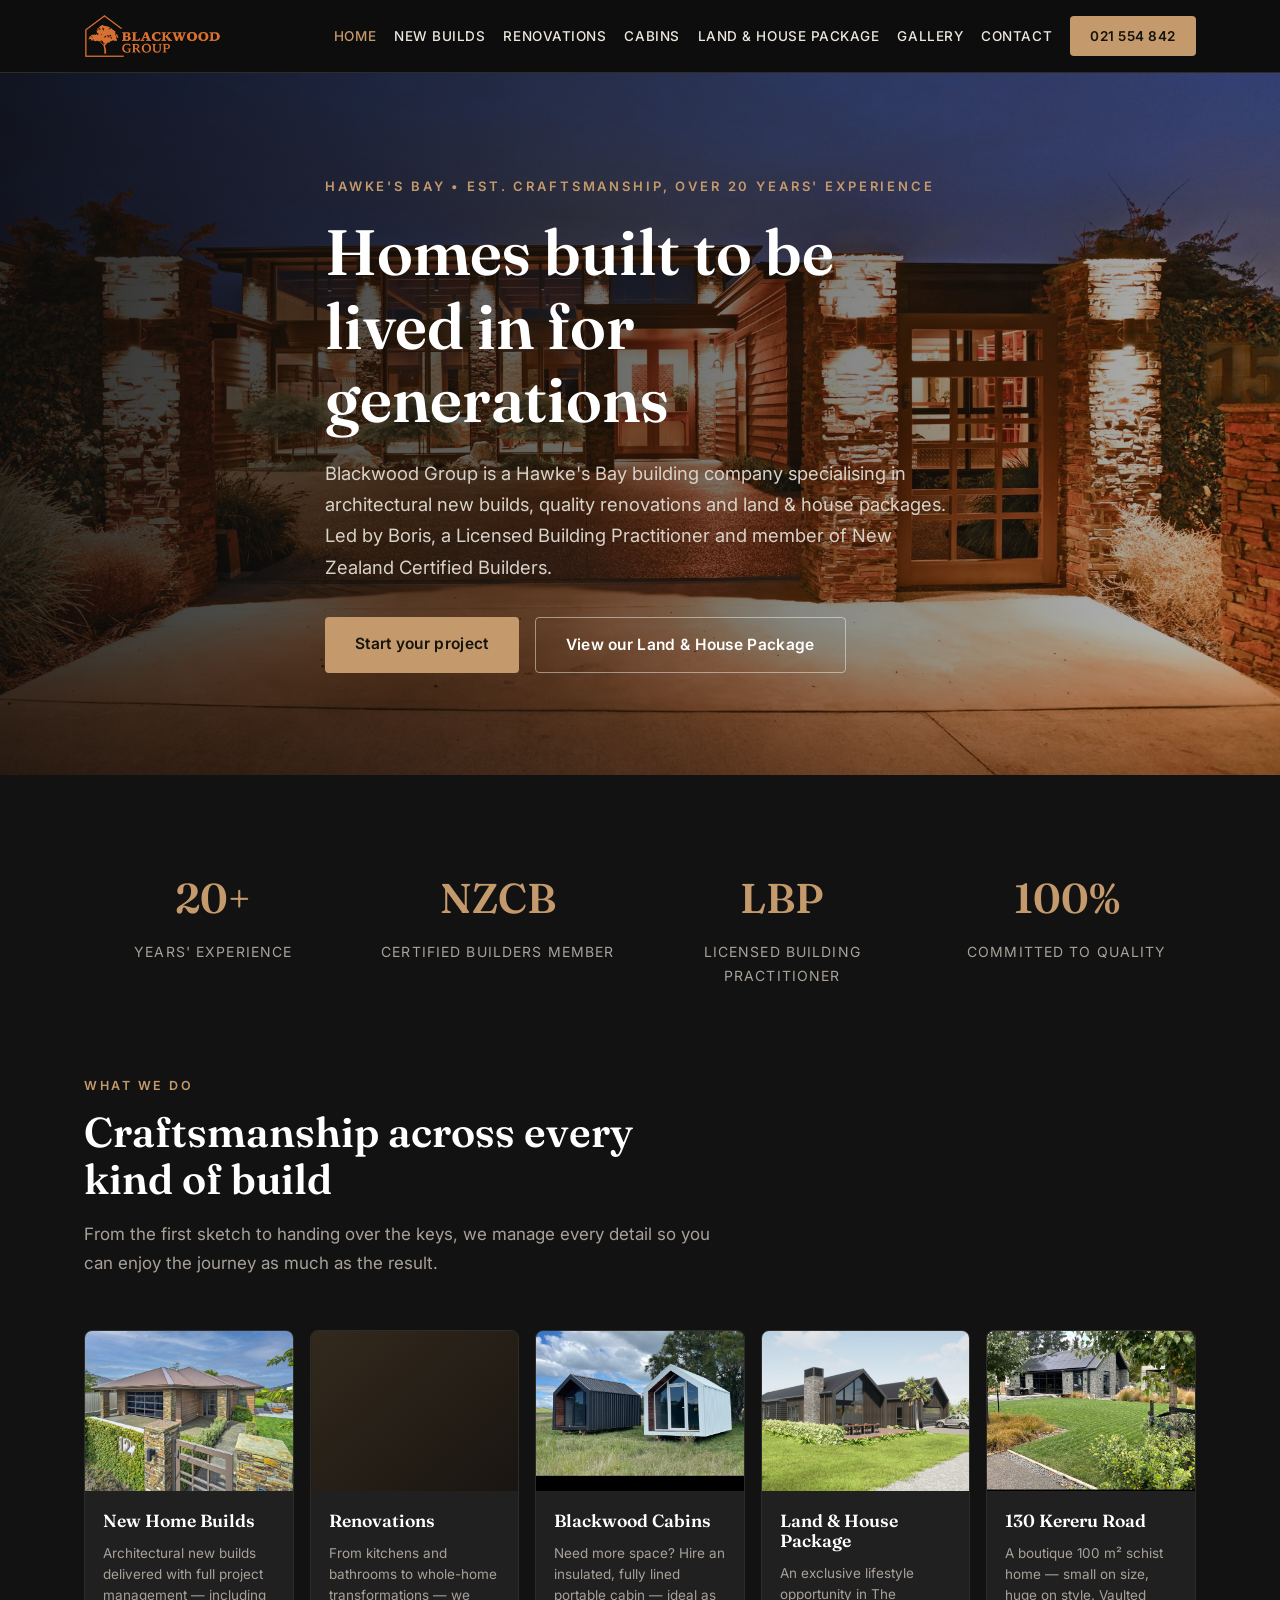
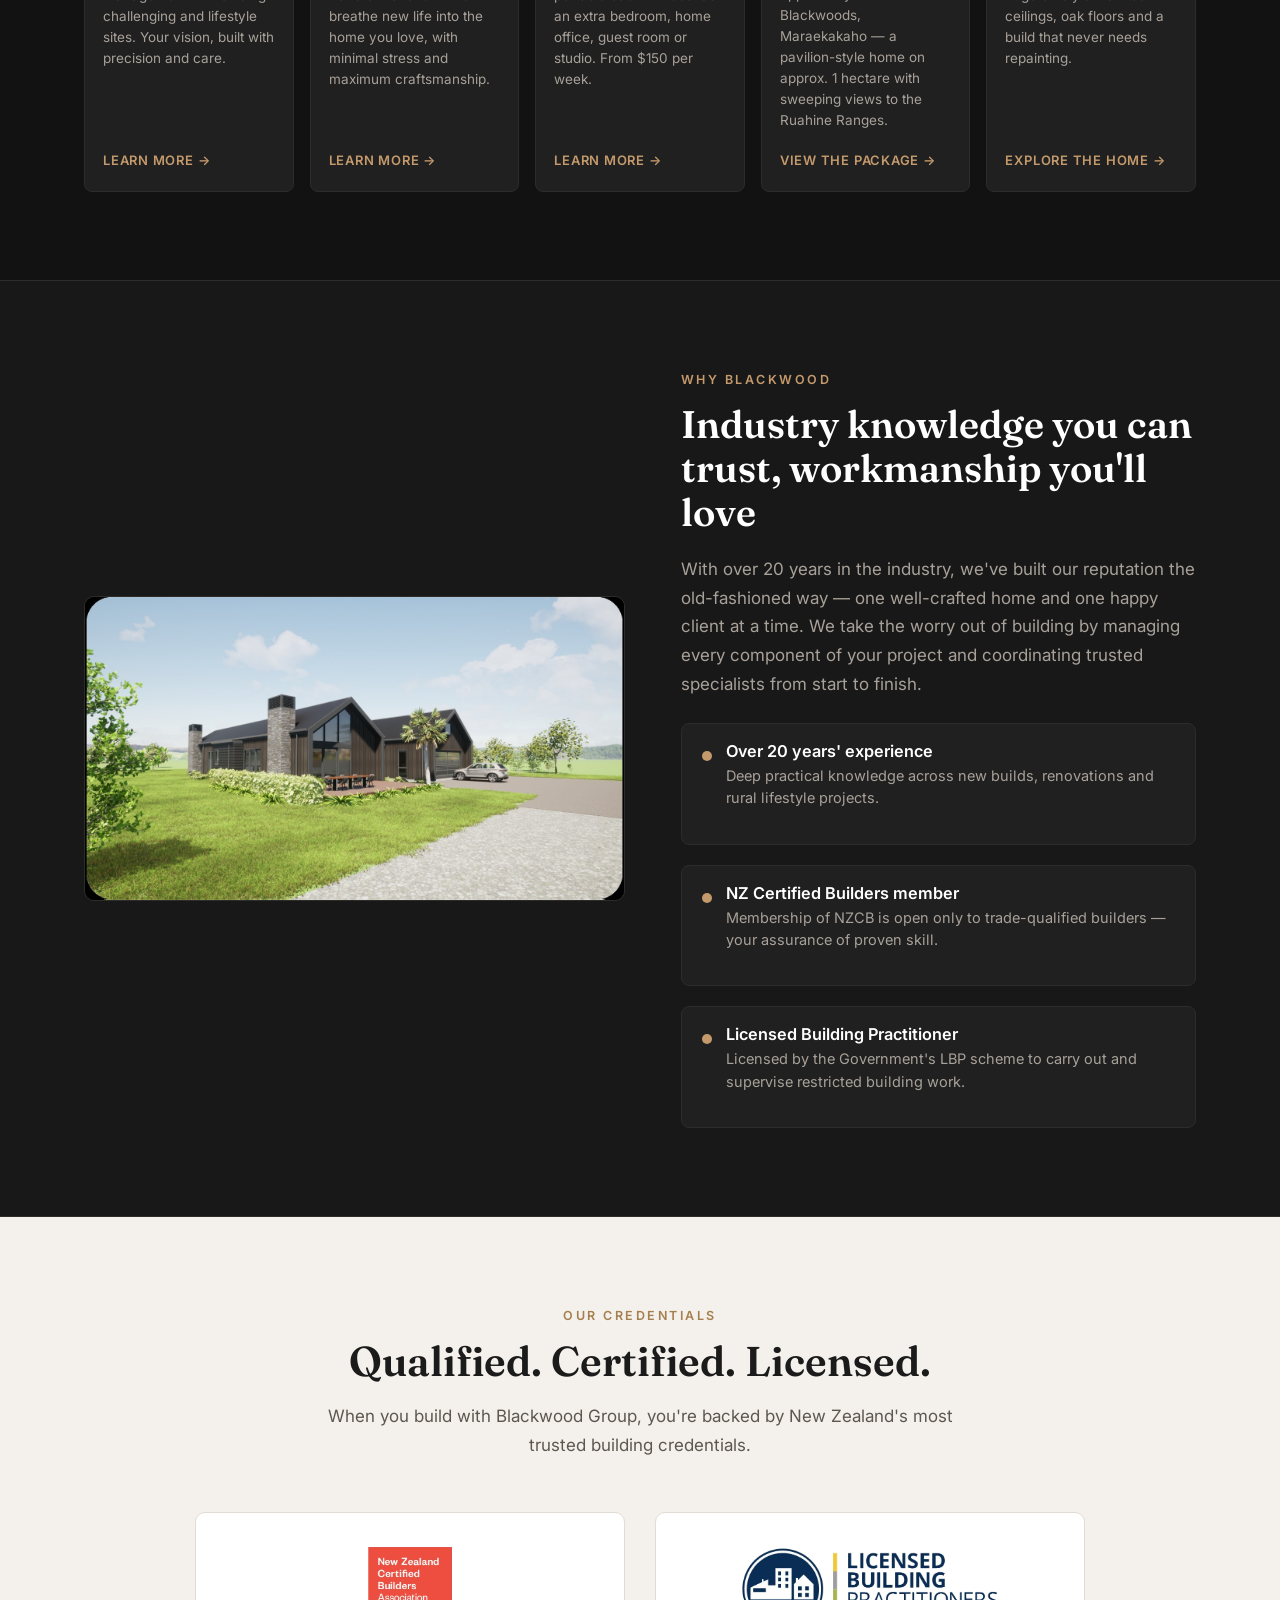
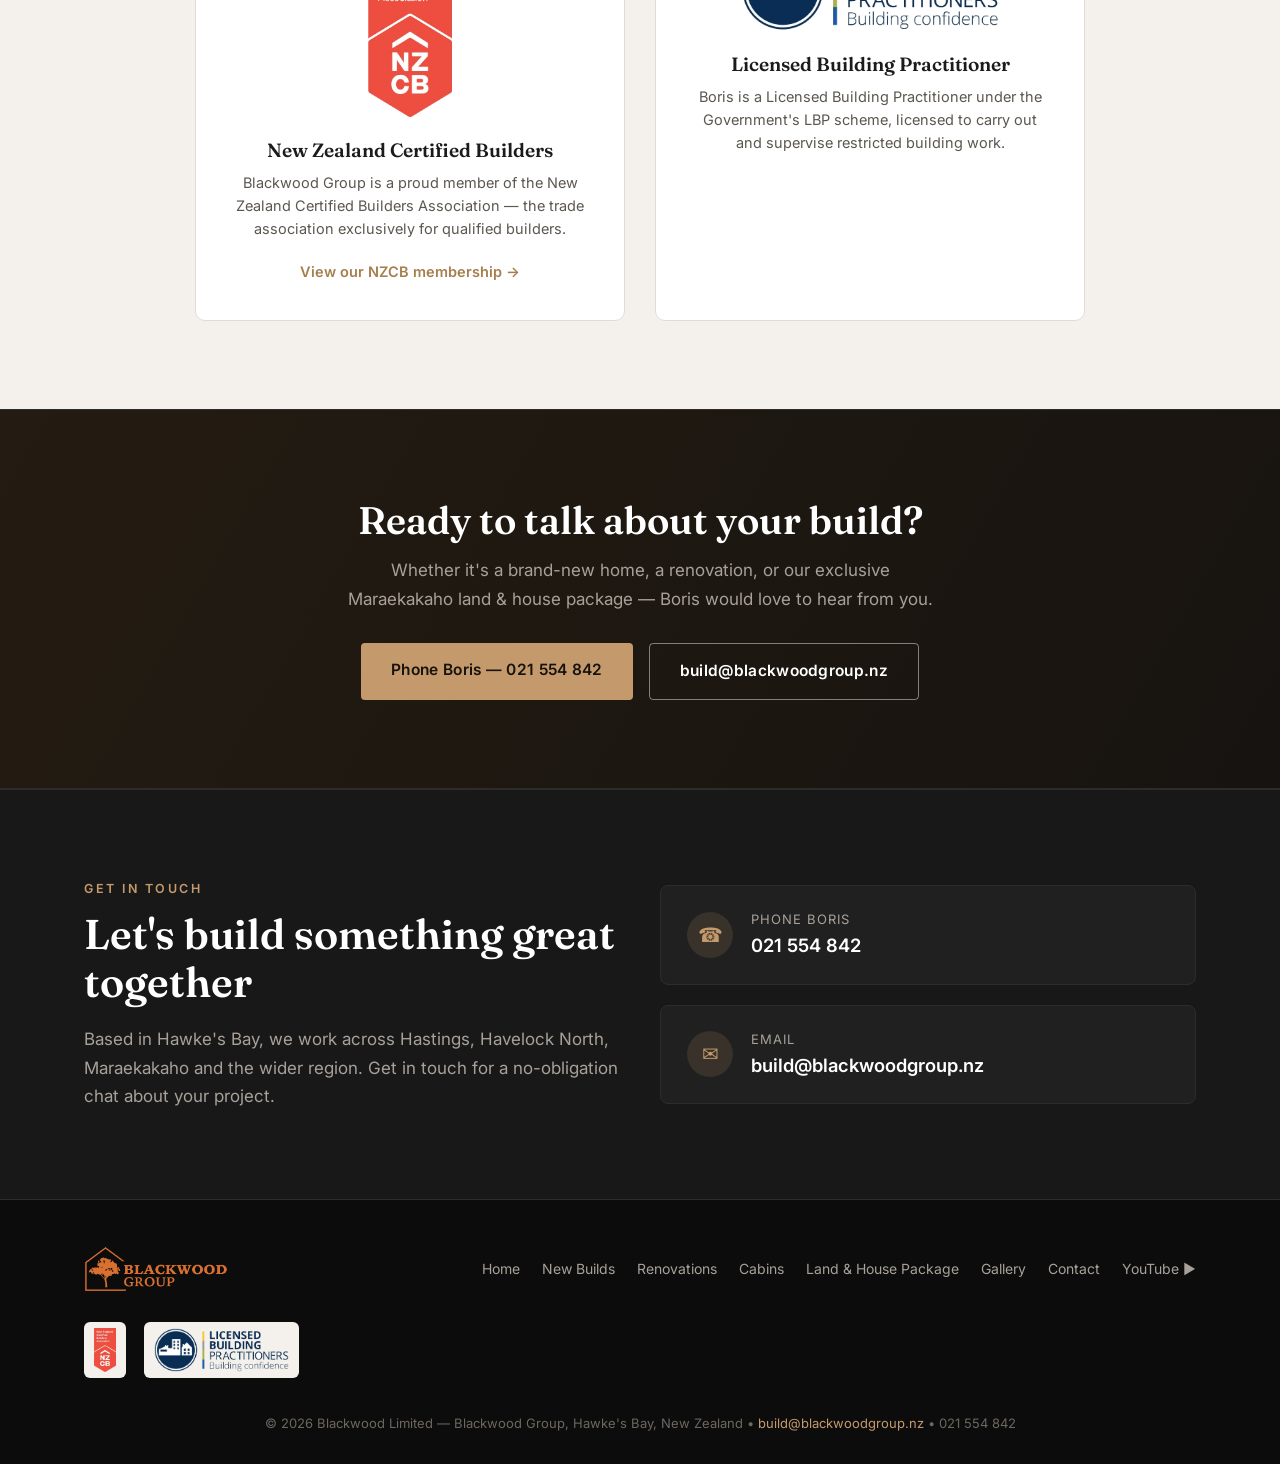
<file: index.html>
<!DOCTYPE html>
<html lang="en-NZ">
<head>
<meta charset="UTF-8">
<meta name="viewport" content="width=device-width, initial-scale=1.0">
<title>Blackwood Group | Quality Builders Hawke's Bay — New Builds &amp; Renovations</title>
<meta name="description" content="Blackwood Group — Hawke's Bay builders with over 20 years' experience. New home builds, renovations and land &amp; house packages. NZ Certified Builders member and Licensed Building Practitioner. Phone Boris on 021 554 842.">
<link rel="icon" type="image/png" href="assets/blackwood-logo-trans.png">
<link rel="preconnect" href="https://fonts.googleapis.com">
<link rel="preconnect" href="https://fonts.gstatic.com" crossorigin>
<link href="https://fonts.googleapis.com/css2?family=Fraunces:wght@400;600;700&family=Inter:wght@400;500;600&display=swap" rel="stylesheet">
<link rel="stylesheet" href="css/style.css">
</head>
<body>

<header>
  <div class="nav">
    <a class="brand" href="index.html"><img src="assets/blackwood-logo-white.png" alt="Blackwood Group"></a>
    <button class="menu-toggle" aria-label="Menu" onclick="document.querySelector('.nav nav').classList.toggle('open')">
      <span></span><span></span><span></span>
    </button>
    <nav>
      <a href="index.html" class="active">Home</a>
      <a href="new-builds.html">New Builds</a>
      <a href="renovations.html">Renovations</a>
      <a href="cabins.html">Cabins</a>
      <a href="land-and-house-package.html">Land &amp; House Package</a>
      <a href="gallery.html">Gallery</a>
      <a href="#contact">Contact</a>
      <a class="cta" href="tel:+6421554842">021 554 842</a>
    </nav>
  </div>
</header>

<!-- Hero -->
<div class="hero" style="background-image:url('assets/hero-entrance.jpg')">
  <div class="wrap">
    <div class="kicker">Hawke's Bay &bull; Est. craftsmanship, over 20 years' experience</div>
    <h1>Homes built to be lived in for generations</h1>
    <p class="lead">Blackwood Group is a Hawke's Bay building company specialising in architectural new builds, quality renovations and land &amp; house packages. Led by Boris, a Licensed Building Practitioner and member of New Zealand Certified Builders.</p>
    <div class="btn-row">
      <a class="btn btn-solid" href="#contact">Start your project</a>
      <a class="btn btn-ghost" href="land-and-house-package.html">View our Land &amp; House Package</a>
    </div>
  </div>
</div>

<!-- Stats -->
<section>
  <div class="wrap">
    <div class="stats">
      <div class="stat"><div class="num">20+</div><div class="lbl">Years' experience</div></div>
      <div class="stat"><div class="num">NZCB</div><div class="lbl">Certified Builders member</div></div>
      <div class="stat"><div class="num">LBP</div><div class="lbl">Licensed Building Practitioner</div></div>
      <div class="stat"><div class="num">100%</div><div class="lbl">Committed to quality</div></div>
    </div>
  </div>
</section>

<!-- Services -->
<section style="padding-top:0">
  <div class="wrap">
    <div class="section-head">
      <div class="kicker">What we do</div>
      <h2>Craftsmanship across every kind of build</h2>
      <p>From the first sketch to handing over the keys, we manage every detail so you can enjoy the journey as much as the result.</p>
    </div>
    <div class="grid-5">
      <a class="card" href="new-builds.html">
        <div class="card-img" style="background-image:url('assets/new-builds-card.jpg')"></div>
        <div class="card-body">
          <h3>New Home Builds</h3>
          <p>Architectural new builds delivered with full project management — including challenging and lifestyle sites. Your vision, built with precision and care.</p>
          <span class="more">Learn more &rarr;</span>
        </div>
      </a>
      <a class="card" href="renovations.html">
        <div class="card-img" style="background-image:linear-gradient(140deg,#33291d,#191511)"></div>
        <div class="card-body">
          <h3>Renovations</h3>
          <p>From kitchens and bathrooms to whole-home transformations — we breathe new life into the home you love, with minimal stress and maximum craftsmanship.</p>
          <span class="more">Learn more &rarr;</span>
        </div>
      </a>
      <a class="card" href="cabins.html">
        <div class="card-img" style="background-image:url('assets/cabins/cabin-tile.jpg')"></div>
        <div class="card-body">
          <h3>Blackwood Cabins</h3>
          <p>Need more space? Hire an insulated, fully lined portable cabin — ideal as an extra bedroom, home office, guest room or studio. From $150 per week.</p>
          <span class="more">Learn more &rarr;</span>
        </div>
      </a>
      <a class="card" href="land-and-house-package.html">
        <div class="card-img" style="background-image:url('assets/lot8-hero.jpg')"></div>
        <div class="card-body">
          <h3>Land &amp; House Package</h3>
          <p>An exclusive lifestyle opportunity in The Blackwoods, Maraekakaho — a pavilion-style home on approx. 1 hectare with sweeping views to the Ruahine Ranges.</p>
          <span class="more">View the package &rarr;</span>
        </div>
      </a>
      <a class="card" href="130-kereru-road.html">
        <div class="card-img" style="background-image:url('assets/kereru/kereru-tile.jpg')"></div>
        <div class="card-body">
          <h3>130 Kereru Road</h3>
          <p>A boutique 100 m&sup2; schist home &mdash; small on size, huge on style. Vaulted ceilings, oak floors and a build that never needs repainting.</p>
          <span class="more">Explore the home &rarr;</span>
        </div>
      </a>
    </div>
  </div>
</section>

<!-- Why Blackwood -->
<section style="background:var(--panel); border-top:1px solid var(--line); border-bottom:1px solid var(--line)">
  <div class="wrap">
    <div class="split">
      <div class="img-frame"><img src="assets/lot8-concept.jpg" alt="Pavilion-style home concept by Blackwood Group"></div>
      <div>
        <div class="section-head" style="margin-bottom:20px">
          <div class="kicker">Why Blackwood</div>
          <h2>Industry knowledge you can trust, workmanship you'll love</h2>
        </div>
        <p style="color:var(--muted)">With over 20 years in the industry, we've built our reputation the old-fashioned way — one well-crafted home and one happy client at a time. We take the worry out of building by managing every component of your project and coordinating trusted specialists from start to finish.</p>
        <div class="feature-list" style="grid-template-columns:1fr">
          <div class="feature"><div class="dot"></div><div><h4>Over 20 years' experience</h4><p>Deep practical knowledge across new builds, renovations and rural lifestyle projects.</p></div></div>
          <div class="feature"><div class="dot"></div><div><h4>NZ Certified Builders member</h4><p>Membership of NZCB is open only to trade-qualified builders — your assurance of proven skill.</p></div></div>
          <div class="feature"><div class="dot"></div><div><h4>Licensed Building Practitioner</h4><p>Licensed by the Government's LBP scheme to carry out and supervise restricted building work.</p></div></div>
        </div>
      </div>
    </div>
  </div>
</section>

<!-- Accreditations -->
<section class="accreditation center">
  <div class="wrap">
    <div class="section-head">
      <div class="kicker" style="color:var(--accent-dark)">Our credentials</div>
      <h2>Qualified. Certified. Licensed.</h2>
      <p>When you build with Blackwood Group, you're backed by New Zealand's most trusted building credentials.</p>
    </div>
    <div class="accred-cards">
      <div class="accred-card">
        <img class="nzcb" src="assets/nzcb-logo.png" alt="New Zealand Certified Builders Association member">
        <h3>New Zealand Certified Builders</h3>
        <p>Blackwood Group is a proud member of the New Zealand Certified Builders Association — the trade association exclusively for qualified builders.</p>
        <a href="https://www.nzcb.nz/businesses/60190/" target="_blank" rel="noopener">View our NZCB membership &rarr;</a>
      </div>
      <div class="accred-card">
        <img class="lbp" src="assets/lbp-logo.png" alt="Licensed Building Practitioners — Building confidence">
        <h3>Licensed Building Practitioner</h3>
        <p>Boris is a Licensed Building Practitioner under the Government's LBP scheme, licensed to carry out and supervise restricted building work.</p>
      </div>
    </div>
  </div>
</section>

<!-- CTA band -->
<section class="cta-band">
  <div class="wrap">
    <h2>Ready to talk about your build?</h2>
    <p>Whether it's a brand-new home, a renovation, or our exclusive Maraekakaho land &amp; house package — Boris would love to hear from you.</p>
    <div class="btn-row" style="justify-content:center">
      <a class="btn btn-solid" href="tel:+6421554842">Phone Boris — 021 554 842</a>
      <a class="btn btn-ghost" href="mailto:build@blackwoodgroup.nz">build@blackwoodgroup.nz</a>
    </div>
  </div>
</section>

<!-- Contact -->
<section class="contact" id="contact">
  <div class="wrap">
    <div class="contact-box">
      <div>
        <div class="section-head" style="margin-bottom:18px">
          <div class="kicker">Get in touch</div>
          <h2>Let's build something great together</h2>
        </div>
        <p style="color:var(--muted)">Based in Hawke's Bay, we work across Hastings, Havelock North, Maraekakaho and the wider region. Get in touch for a no-obligation chat about your project.</p>
      </div>
      <div class="contact-items">
        <div class="contact-item">
          <div class="ico">&#9742;</div>
          <div>
            <div class="lbl">Phone Boris</div>
            <div class="val"><a href="tel:+6421554842">021 554 842</a></div>
          </div>
        </div>
        <div class="contact-item">
          <div class="ico">&#9993;</div>
          <div>
            <div class="lbl">Email</div>
            <div class="val"><a href="mailto:build@blackwoodgroup.nz">build@blackwoodgroup.nz</a></div>
          </div>
        </div>
      </div>
    </div>
  </div>
</section>

<footer>
  <div class="wrap">
    <div class="foot">
      <img src="assets/blackwood-logo-white.png" alt="Blackwood Group">
      <nav>
        <a href="index.html">Home</a>
        <a href="new-builds.html">New Builds</a>
        <a href="renovations.html">Renovations</a>
        <a href="cabins.html">Cabins</a>
        <a href="land-and-house-package.html">Land &amp; House Package</a>
        <a href="gallery.html">Gallery</a>
        <a href="#contact">Contact</a>
        <a class="yt-link" href="https://youtube.com/@blackwoodgroupnz" target="_blank" rel="noopener">YouTube &#9654;</a>
      </nav>
      <div class="foot-badges">
        <a href="https://www.nzcb.nz/businesses/60190/" target="_blank" rel="noopener"><img src="assets/nzcb-logo.png" alt="NZCB member"></a>
        <img src="assets/lbp-logo.png" alt="Licensed Building Practitioner">
      </div>
    </div>
    <div class="copyright">&copy; 2026 Blackwood Limited &mdash; Blackwood Group, Hawke's Bay, New Zealand &bull; <a href="mailto:build@blackwoodgroup.nz">build@blackwoodgroup.nz</a> &bull; 021 554 842</div>
  </div>
</footer>

</body>
</html>
</file>
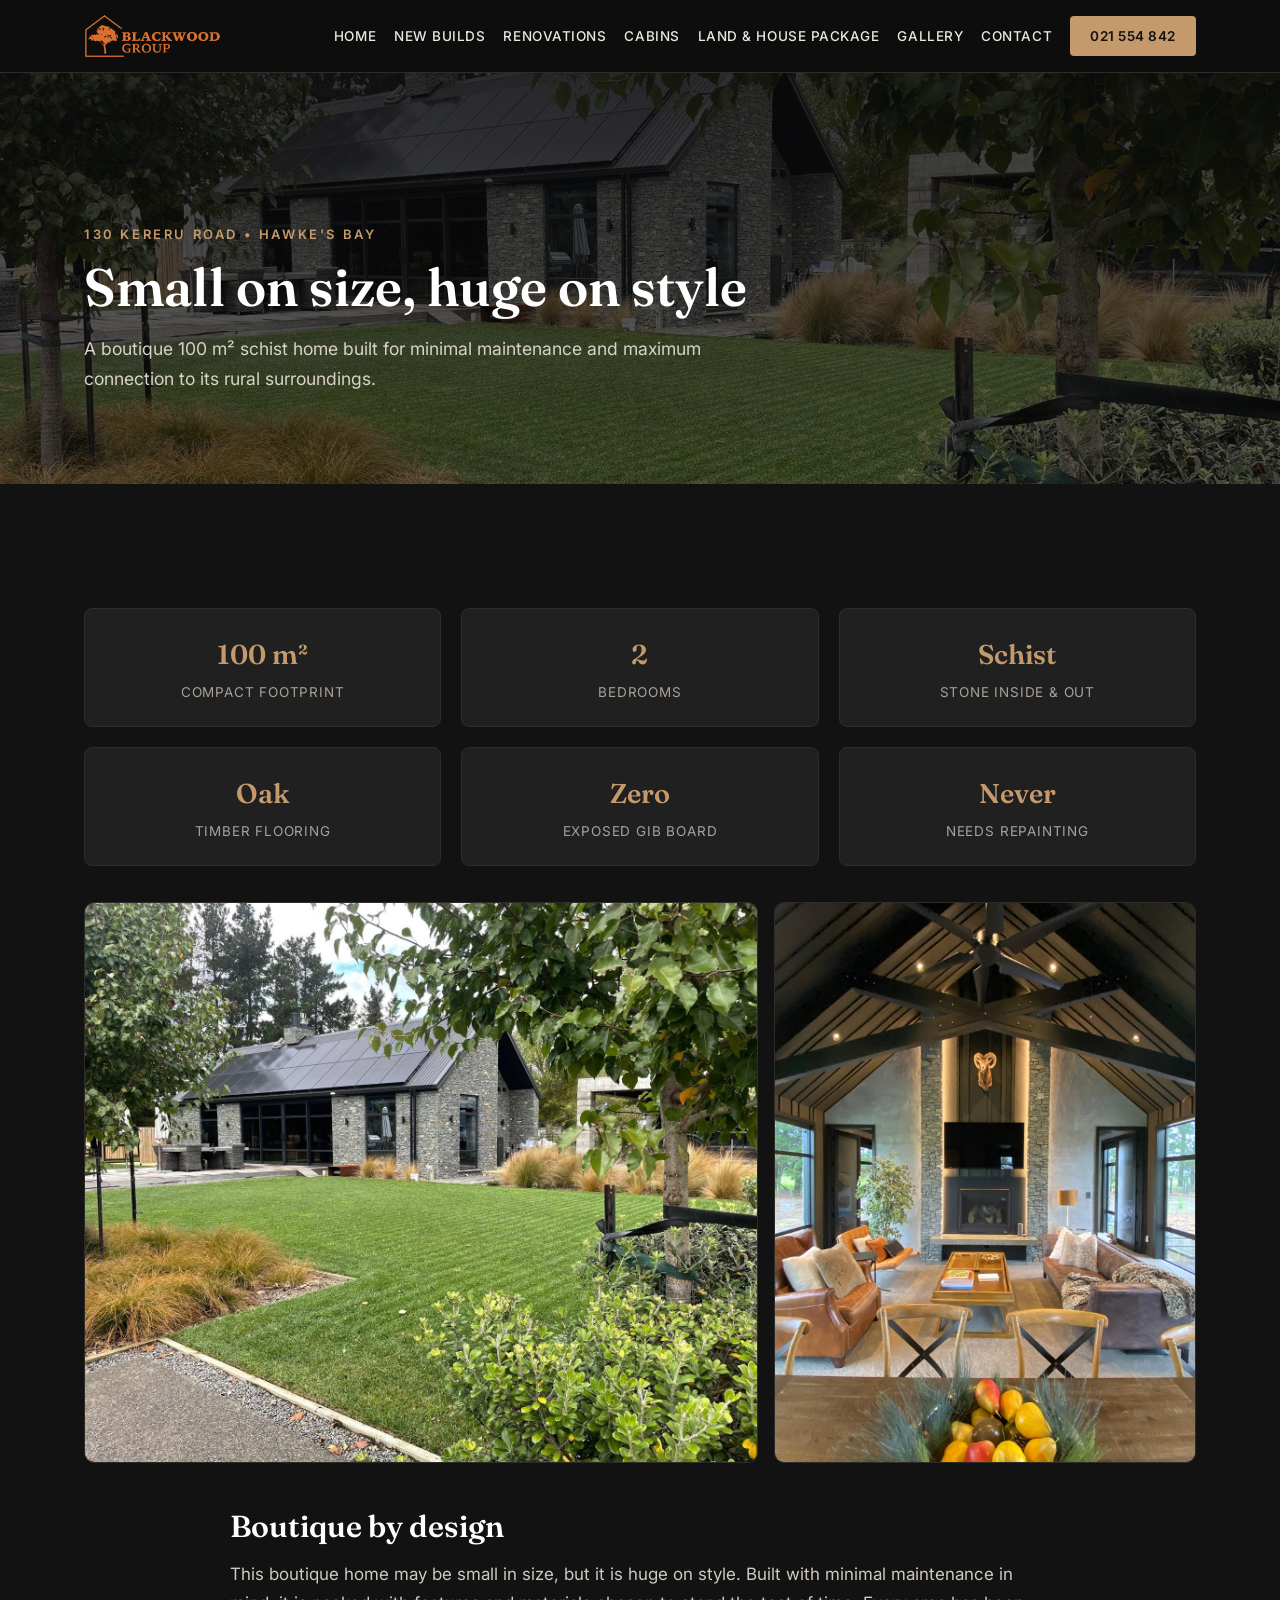
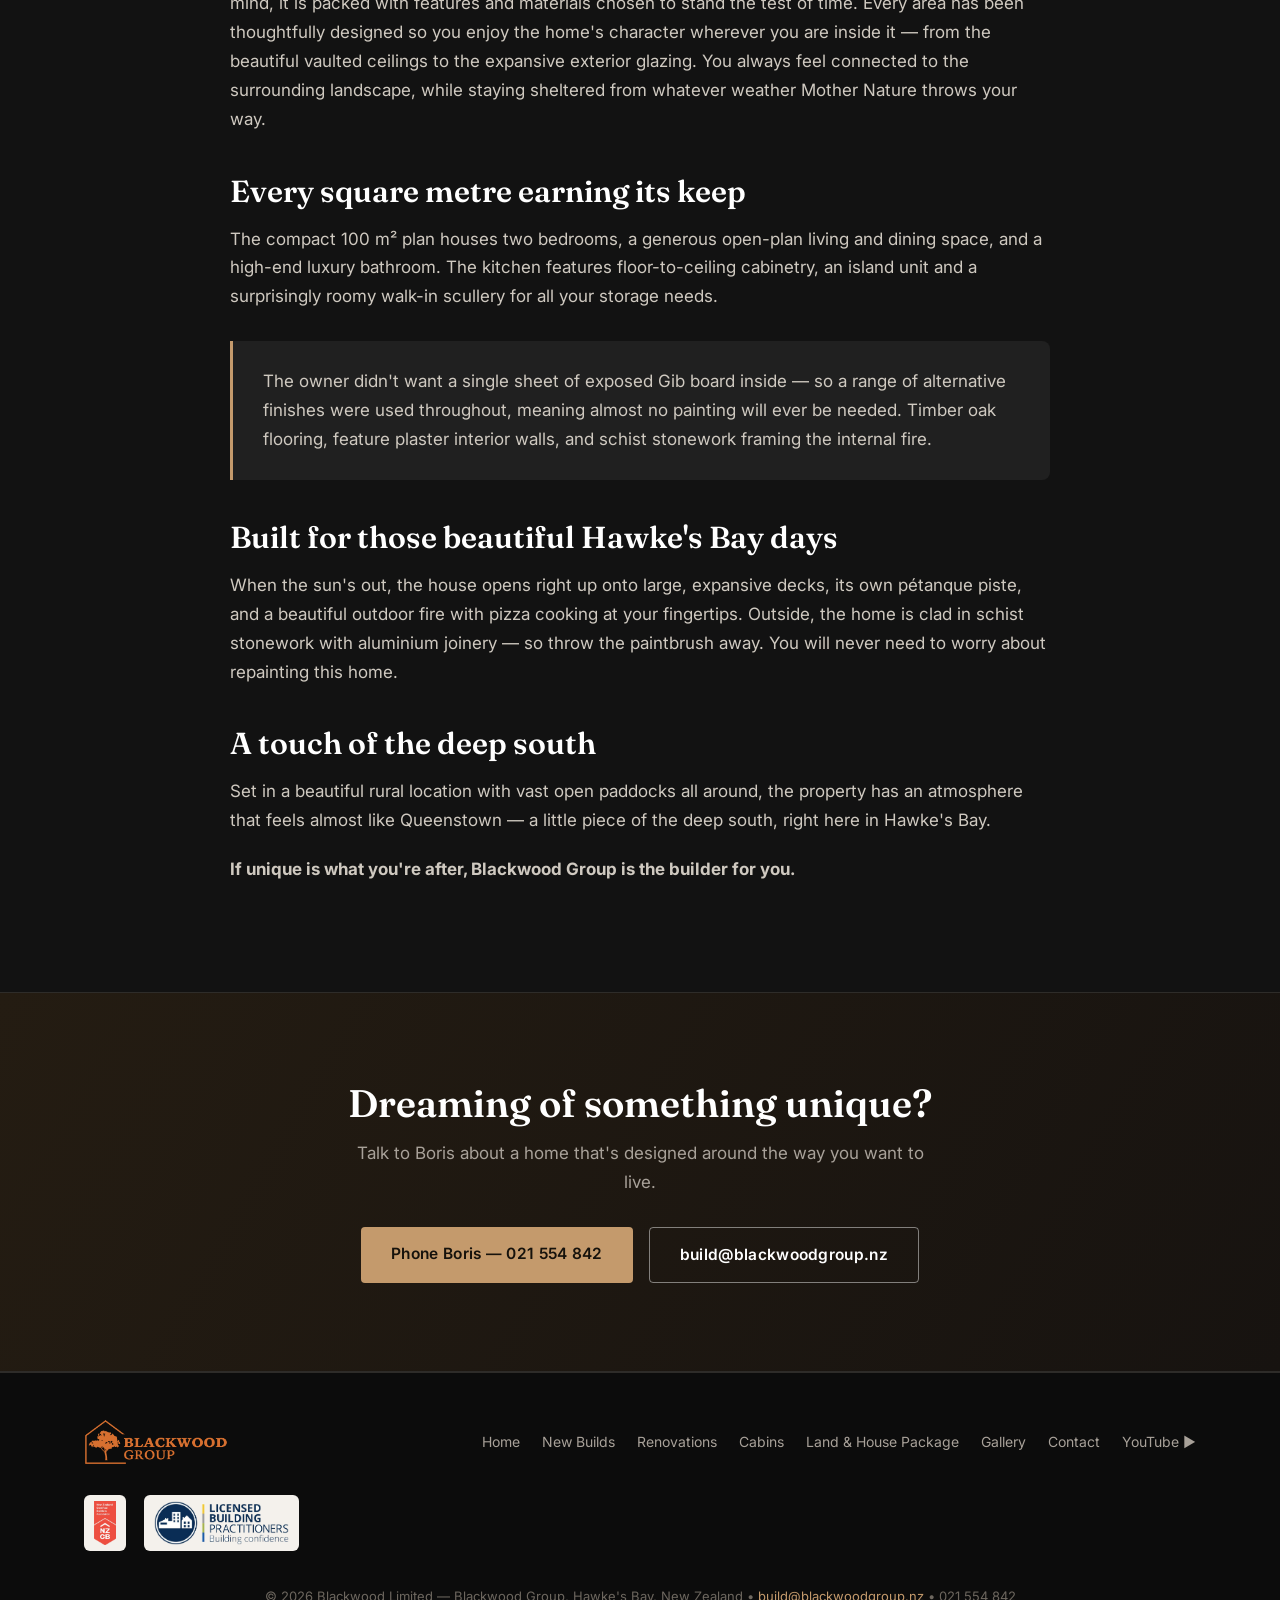
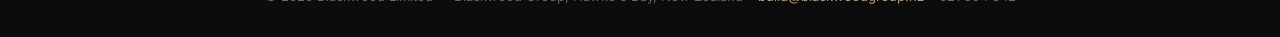
<file: 130-kereru-road.html>
<!DOCTYPE html>
<html lang="en-NZ">
<head>
<meta charset="UTF-8">
<meta name="viewport" content="width=device-width, initial-scale=1.0">
<title>130 Kereru Road — A Boutique Schist Home | Blackwood Group</title>
<meta name="description" content="130 Kereru Road — a compact 100m² boutique home by Blackwood Group. Schist stone, vaulted ceilings, oak floors and a low-maintenance build designed to stand the test of time. Hawke's Bay.">
<link rel="icon" type="image/png" href="assets/blackwood-logo-trans.png">
<link rel="preconnect" href="https://fonts.googleapis.com">
<link rel="preconnect" href="https://fonts.gstatic.com" crossorigin>
<link href="https://fonts.googleapis.com/css2?family=Fraunces:wght@400;600;700&family=Inter:wght@400;500;600&display=swap" rel="stylesheet">
<link rel="stylesheet" href="css/style.css">
<style>
  .photo-pair { display: grid; grid-template-columns: 1.6fr 1fr; gap: 16px; margin: 10px 0 46px; }
  .photo-pair img { width: 100%; height: 100%; object-fit: cover; border-radius: 10px; border: 1px solid var(--line); }
  .photo-pair .tall { min-height: 100%; }
  @media (max-width: 800px) { .photo-pair { grid-template-columns: 1fr; } }
</style>
</head>
<body>

<header>
  <div class="nav">
    <a class="brand" href="index.html"><img src="assets/blackwood-logo-white.png" alt="Blackwood Group"></a>
    <button class="menu-toggle" aria-label="Menu" onclick="document.querySelector('.nav nav').classList.toggle('open')">
      <span></span><span></span><span></span>
    </button>
    <nav>
      <a href="index.html">Home</a>
      <a href="new-builds.html">New Builds</a>
      <a href="renovations.html">Renovations</a>
      <a href="cabins.html">Cabins</a>
      <a href="land-and-house-package.html">Land &amp; House Package</a>
      <a href="gallery.html">Gallery</a>
      <a href="index.html#contact">Contact</a>
      <a class="cta" href="tel:+6421554842">021 554 842</a>
    </nav>
  </div>
</header>

<div class="page-hero" style="background-image:url('assets/kereru/kereru-exterior.jpg'); background-position:center 40%; padding:150px 0 90px">
  <div class="wrap">
    <div class="kicker">130 Kereru Road &bull; Hawke's Bay</div>
    <h1>Small on size, huge on style</h1>
    <p>A boutique 100 m&sup2; schist home built for minimal maintenance and maximum connection to its rural surroundings.</p>
  </div>
</div>

<section>
  <div class="wrap">
    <div class="specs">
      <div class="spec"><div class="num">100 m&sup2;</div><div class="lbl">Compact footprint</div></div>
      <div class="spec"><div class="num">2</div><div class="lbl">Bedrooms</div></div>
      <div class="spec"><div class="num">Schist</div><div class="lbl">Stone inside &amp; out</div></div>
      <div class="spec"><div class="num">Oak</div><div class="lbl">Timber flooring</div></div>
      <div class="spec"><div class="num">Zero</div><div class="lbl">Exposed Gib board</div></div>
      <div class="spec"><div class="num">Never</div><div class="lbl">Needs repainting</div></div>
    </div>

    <div class="photo-pair">
      <img src="assets/kereru/kereru-exterior.jpg" alt="130 Kereru Road — schist and black steel exterior set in lawn and native planting">
      <img class="tall" src="assets/kereru/kereru-interior.jpg" alt="130 Kereru Road — vaulted living room with schist fireplace">
    </div>

    <div class="prose" style="max-width:820px; margin:0 auto">
      <h2>Boutique by design</h2>
      <p>This boutique home may be small in size, but it is huge on style. Built with minimal maintenance in mind, it is packed with features and materials chosen to stand the test of time. Every area has been thoughtfully designed so you enjoy the home's character wherever you are inside it &mdash; from the beautiful vaulted ceilings to the expansive exterior glazing. You always feel connected to the surrounding landscape, while staying sheltered from whatever weather Mother Nature throws your way.</p>

      <h2>Every square metre earning its keep</h2>
      <p>The compact 100 m&sup2; plan houses two bedrooms, a generous open-plan living and dining space, and a high-end luxury bathroom. The kitchen features floor-to-ceiling cabinetry, an island unit and a surprisingly roomy walk-in scullery for all your storage needs.</p>

      <div class="highlight-box">
        <p>The owner didn't want a single sheet of exposed Gib board inside &mdash; so a range of alternative finishes were used throughout, meaning almost no painting will ever be needed. Timber oak flooring, feature plaster interior walls, and schist stonework framing the internal fire.</p>
      </div>

      <h2>Built for those beautiful Hawke's Bay days</h2>
      <p>When the sun's out, the house opens right up onto large, expansive decks, its own p&eacute;tanque piste, and a beautiful outdoor fire with pizza cooking at your fingertips. Outside, the home is clad in schist stonework with aluminium joinery &mdash; so throw the paintbrush away. You will never need to worry about repainting this home.</p>

      <h2>A touch of the deep south</h2>
      <p>Set in a beautiful rural location with vast open paddocks all around, the property has an atmosphere that feels almost like Queenstown &mdash; a little piece of the deep south, right here in Hawke's Bay.</p>

      <p><strong>If unique is what you're after, Blackwood Group is the builder for you.</strong></p>
    </div>
  </div>
</section>

<section class="cta-band">
  <div class="wrap">
    <h2>Dreaming of something unique?</h2>
    <p>Talk to Boris about a home that's designed around the way you want to live.</p>
    <div class="btn-row" style="justify-content:center">
      <a class="btn btn-solid" href="tel:+6421554842">Phone Boris — 021 554 842</a>
      <a class="btn btn-ghost" href="mailto:build@blackwoodgroup.nz">build@blackwoodgroup.nz</a>
    </div>
  </div>
</section>

<footer>
  <div class="wrap">
    <div class="foot">
      <img src="assets/blackwood-logo-white.png" alt="Blackwood Group">
      <nav>
        <a href="index.html">Home</a>
        <a href="new-builds.html">New Builds</a>
        <a href="renovations.html">Renovations</a>
        <a href="cabins.html">Cabins</a>
        <a href="land-and-house-package.html">Land &amp; House Package</a>
        <a href="gallery.html">Gallery</a>
        <a href="index.html#contact">Contact</a>
        <a class="yt-link" href="https://youtube.com/@blackwoodgroupnz" target="_blank" rel="noopener">YouTube &#9654;</a>
      </nav>
      <div class="foot-badges">
        <a href="https://www.nzcb.nz/businesses/60190/" target="_blank" rel="noopener"><img src="assets/nzcb-logo.png" alt="NZCB member"></a>
        <img src="assets/lbp-logo.png" alt="Licensed Building Practitioner">
      </div>
    </div>
    <div class="copyright">&copy; 2026 Blackwood Limited &mdash; Blackwood Group, Hawke's Bay, New Zealand &bull; <a href="mailto:build@blackwoodgroup.nz">build@blackwoodgroup.nz</a> &bull; 021 554 842</div>
  </div>
</footer>

</body>
</html>
</file>
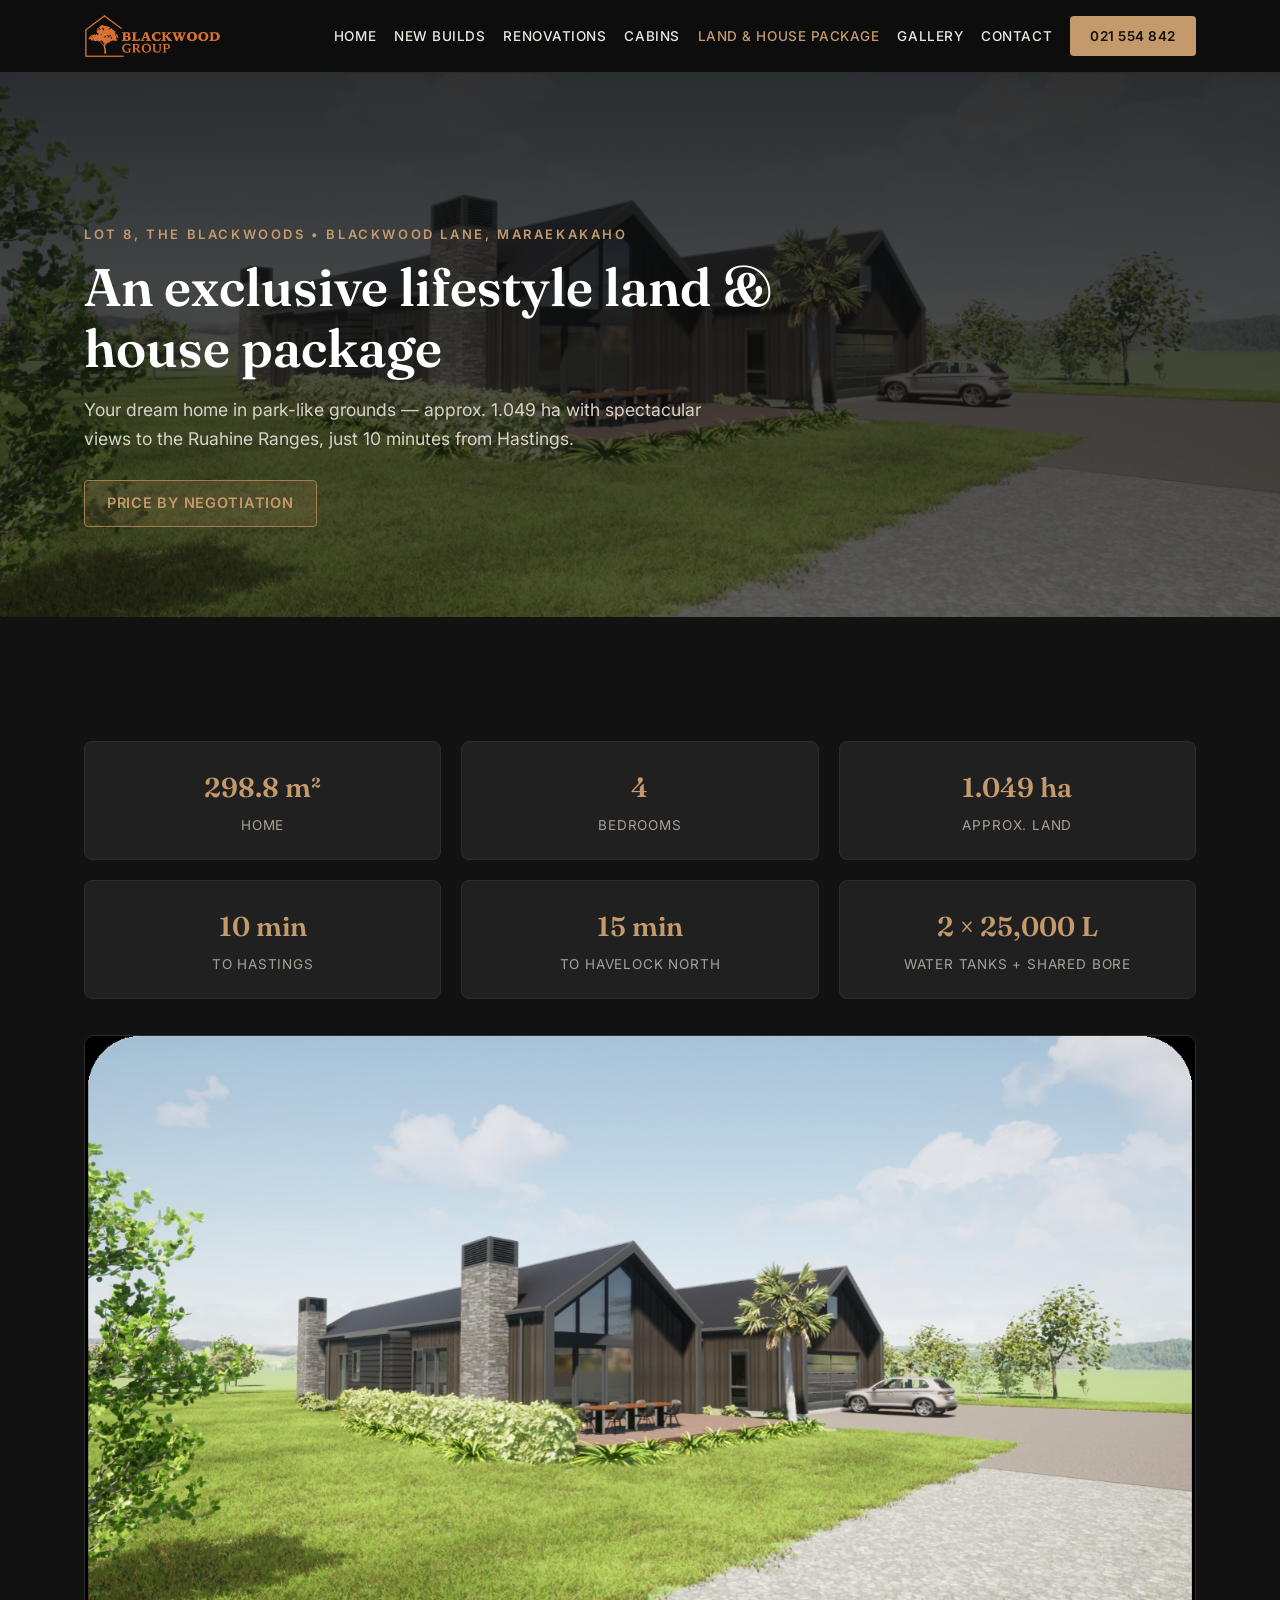
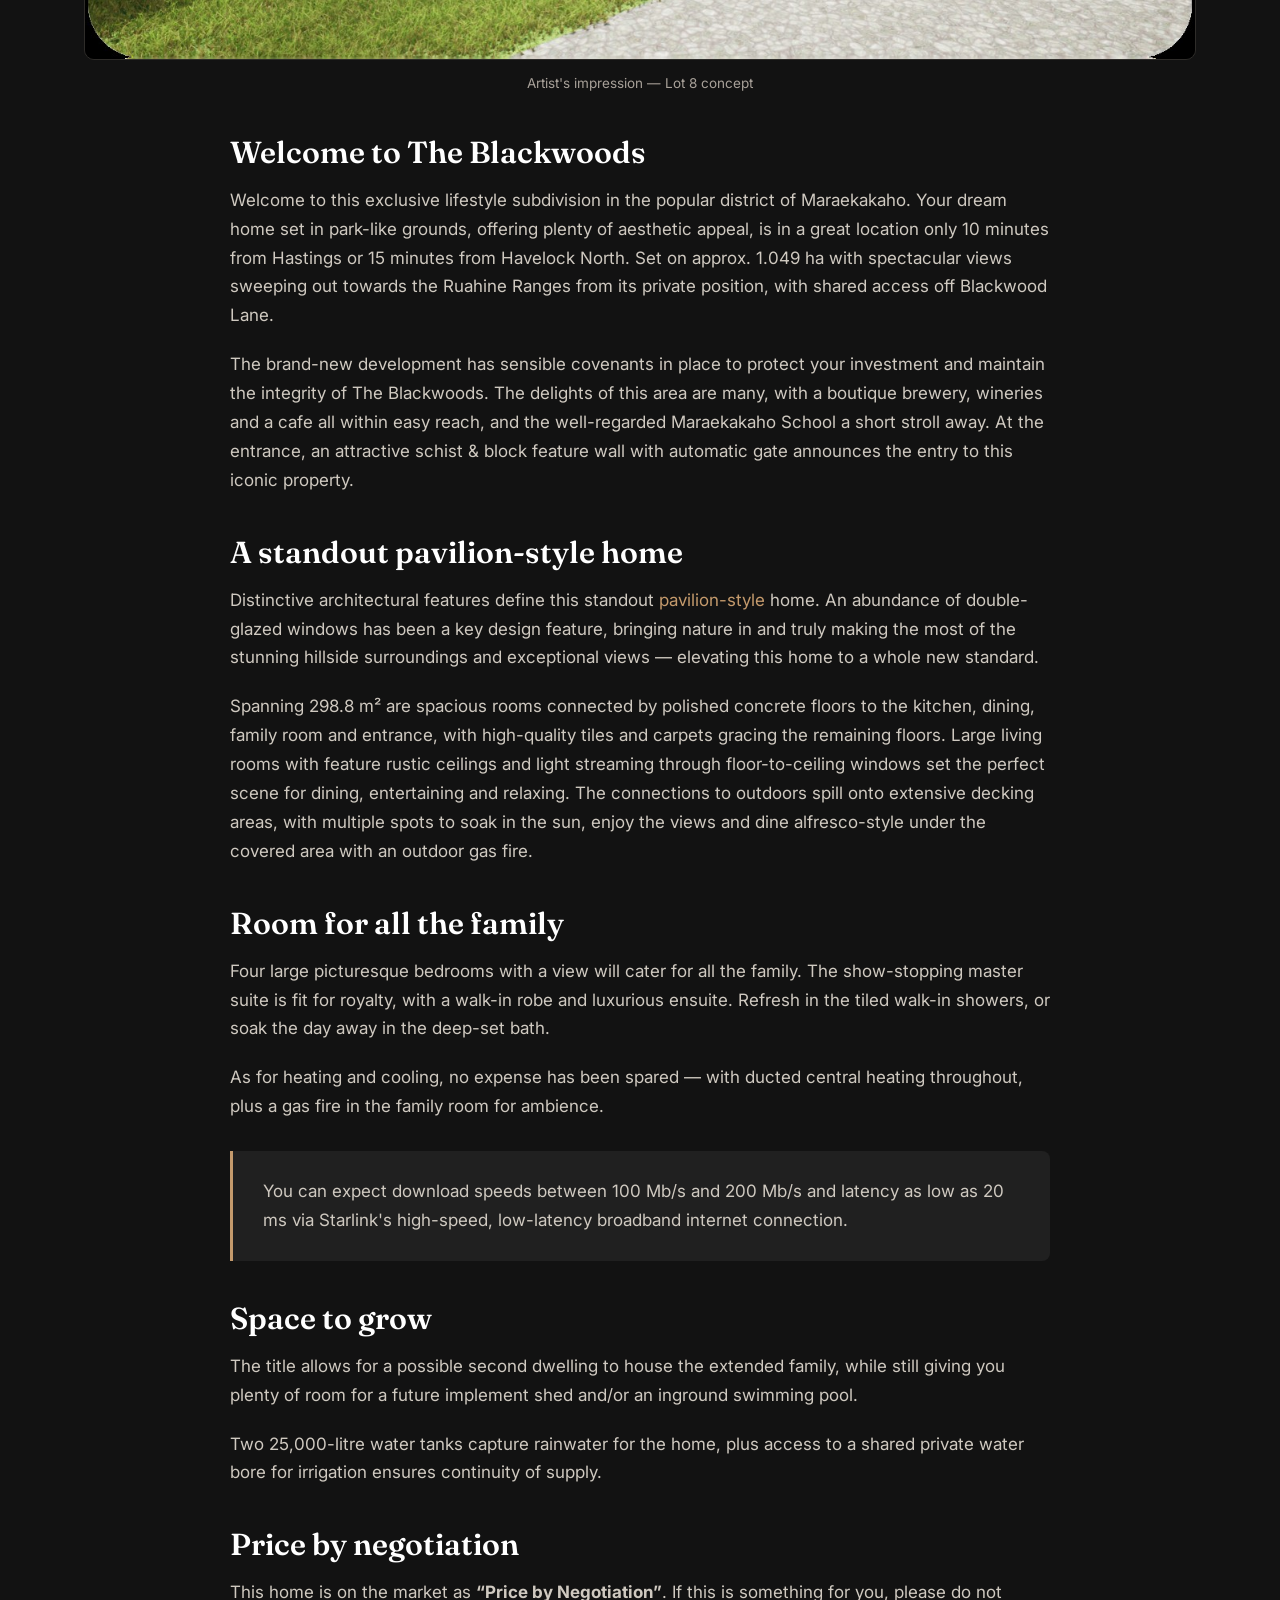
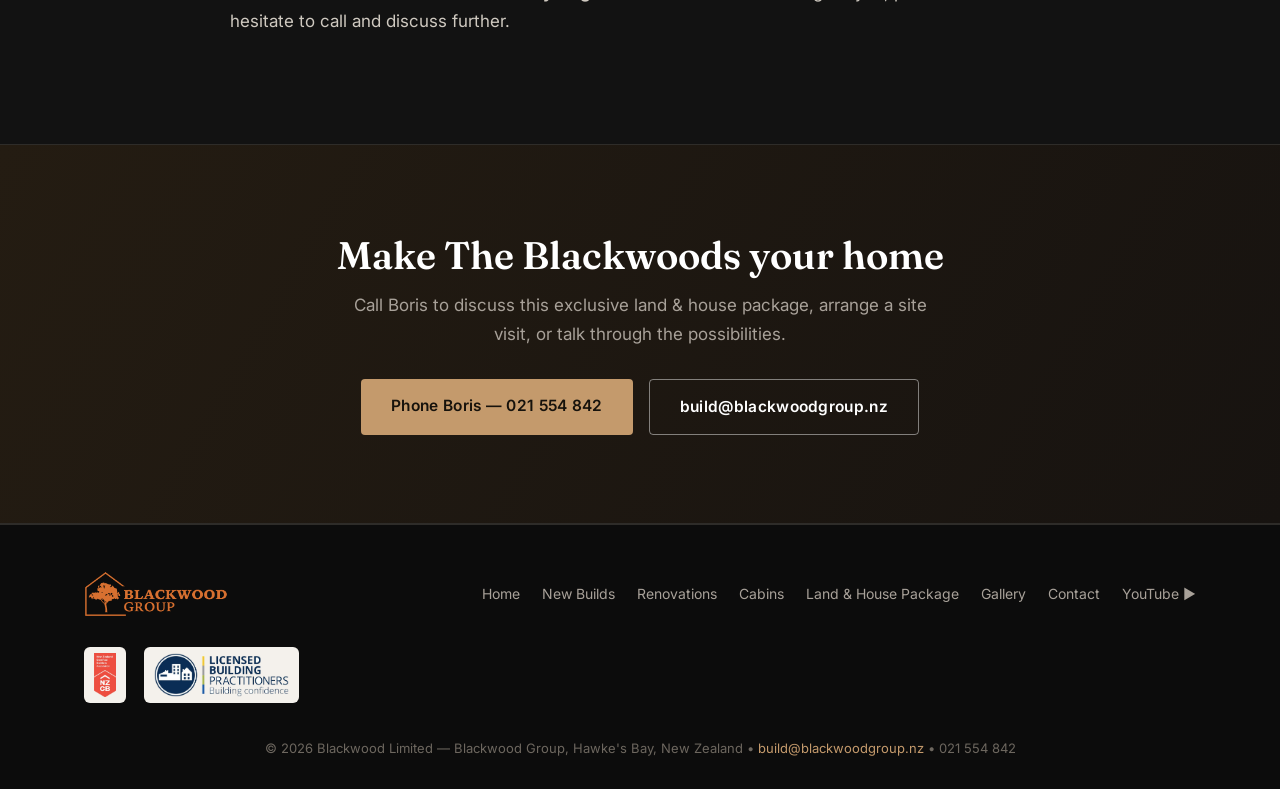
<file: land-and-house-package.html>
<!DOCTYPE html>
<html lang="en-NZ">
<head>
<meta charset="UTF-8">
<meta name="viewport" content="width=device-width, initial-scale=1.0">
<title>Land &amp; House Package — The Blackwoods, Maraekakaho | Blackwood Group</title>
<meta name="description" content="Exclusive land &amp; house package in The Blackwoods, Maraekakaho — a 298.8m² pavilion-style home on approx. 1.049ha with views to the Ruahine Ranges. Price by negotiation. Phone Boris on 021 554 842.">
<link rel="icon" type="image/png" href="assets/blackwood-logo-trans.png">
<link rel="preconnect" href="https://fonts.googleapis.com">
<link rel="preconnect" href="https://fonts.gstatic.com" crossorigin>
<link href="https://fonts.googleapis.com/css2?family=Fraunces:wght@400;600;700&family=Inter:wght@400;500;600&display=swap" rel="stylesheet">
<link rel="stylesheet" href="css/style.css">
</head>
<body>

<header>
  <div class="nav">
    <a class="brand" href="index.html"><img src="assets/blackwood-logo-white.png" alt="Blackwood Group"></a>
    <button class="menu-toggle" aria-label="Menu" onclick="document.querySelector('.nav nav').classList.toggle('open')">
      <span></span><span></span><span></span>
    </button>
    <nav>
      <a href="index.html">Home</a>
      <a href="new-builds.html">New Builds</a>
      <a href="renovations.html">Renovations</a>
      <a href="cabins.html">Cabins</a>
      <a href="land-and-house-package.html" class="active">Land &amp; House Package</a>
      <a href="gallery.html">Gallery</a>
      <a href="index.html#contact">Contact</a>
      <a class="cta" href="tel:+6421554842">021 554 842</a>
    </nav>
  </div>
</header>

<div class="page-hero" style="background-image:url('assets/lot8-hero.jpg'); padding:150px 0 90px">
  <div class="wrap">
    <div class="kicker">Lot 8, The Blackwoods &bull; Blackwood Lane, Maraekakaho</div>
    <h1>An exclusive lifestyle land &amp; house package</h1>
    <p>Your dream home in park-like grounds — approx. 1.049 ha with spectacular views to the Ruahine Ranges, just 10 minutes from Hastings.</p>
    <div class="btn-row" style="margin-top:26px">
      <span class="price-tag">Price by Negotiation</span>
    </div>
  </div>
</div>

<section>
  <div class="wrap">
    <div class="specs">
      <div class="spec"><div class="num">298.8 m&sup2;</div><div class="lbl">Home</div></div>
      <div class="spec"><div class="num">4</div><div class="lbl">Bedrooms</div></div>
      <div class="spec"><div class="num">1.049 ha</div><div class="lbl">Approx. land</div></div>
      <div class="spec"><div class="num">10 min</div><div class="lbl">To Hastings</div></div>
      <div class="spec"><div class="num">15 min</div><div class="lbl">To Havelock North</div></div>
      <div class="spec"><div class="num">2 &times; 25,000 L</div><div class="lbl">Water tanks + shared bore</div></div>
    </div>

    <div class="img-frame" style="border-radius:10px; overflow:hidden; border:1px solid var(--line); margin:14px 0 40px">
      <img src="assets/lot8-concept.jpg" alt="Lot 8 concept — pavilion-style home at The Blackwoods, Maraekakaho">
    </div>
    <p style="color:var(--muted); font-size:13.5px; text-align:center; margin-top:-28px; margin-bottom:40px">Artist's impression — Lot 8 concept</p>

    <div class="prose" style="max-width:820px; margin:0 auto">
      <h2>Welcome to The Blackwoods</h2>
      <p>Welcome to this exclusive lifestyle subdivision in the popular district of Maraekakaho. Your dream home set in park-like grounds, offering plenty of aesthetic appeal, is in a great location only 10 minutes from Hastings or 15 minutes from Havelock North. Set on approx. 1.049 ha with spectacular views sweeping out towards the Ruahine Ranges from its private position, with shared access off Blackwood Lane.</p>

      <p>The brand-new development has sensible covenants in place to protect your investment and maintain the integrity of The Blackwoods. The delights of this area are many, with a boutique brewery, wineries and a cafe all within easy reach, and the well-regarded Maraekakaho School a short stroll away. At the entrance, an attractive schist &amp; block feature wall with automatic gate announces the entry to this iconic property.</p>

      <h2>A standout pavilion-style home</h2>
      <p>Distinctive architectural features define this standout <a href="https://www.davidreidhomes.co.nz/our-homes/plan-range?range=pavilion" target="_blank" rel="noopener">pavilion-style</a> home. An abundance of double-glazed windows has been a key design feature, bringing nature in and truly making the most of the stunning hillside surroundings and exceptional views — elevating this home to a whole new standard.</p>

      <p>Spanning 298.8 m&sup2; are spacious rooms connected by polished concrete floors to the kitchen, dining, family room and entrance, with high-quality tiles and carpets gracing the remaining floors. Large living rooms with feature rustic ceilings and light streaming through floor-to-ceiling windows set the perfect scene for dining, entertaining and relaxing. The connections to outdoors spill onto extensive decking areas, with multiple spots to soak in the sun, enjoy the views and dine alfresco-style under the covered area with an outdoor gas fire.</p>

      <h2>Room for all the family</h2>
      <p>Four large picturesque bedrooms with a view will cater for all the family. The show-stopping master suite is fit for royalty, with a walk-in robe and luxurious ensuite. Refresh in the tiled walk-in showers, or soak the day away in the deep-set bath.</p>

      <p>As for heating and cooling, no expense has been spared — with ducted central heating throughout, plus a gas fire in the family room for ambience.</p>

      <div class="highlight-box">
        <p>You can expect download speeds between 100 Mb/s and 200 Mb/s and latency as low as 20 ms via Starlink's high-speed, low-latency broadband internet connection.</p>
      </div>

      <h2>Space to grow</h2>
      <p>The title allows for a possible second dwelling to house the extended family, while still giving you plenty of room for a future implement shed and/or an inground swimming pool.</p>

      <p>Two 25,000-litre water tanks capture rainwater for the home, plus access to a shared private water bore for irrigation ensures continuity of supply.</p>

      <h2>Price by negotiation</h2>
      <p>This home is on the market as <strong>&ldquo;Price by Negotiation&rdquo;</strong>. If this is something for you, please do not hesitate to call and discuss further.</p>
    </div>
  </div>
</section>

<section class="cta-band">
  <div class="wrap">
    <h2>Make The Blackwoods your home</h2>
    <p>Call Boris to discuss this exclusive land &amp; house package, arrange a site visit, or talk through the possibilities.</p>
    <div class="btn-row" style="justify-content:center">
      <a class="btn btn-solid" href="tel:+6421554842">Phone Boris — 021 554 842</a>
      <a class="btn btn-ghost" href="mailto:build@blackwoodgroup.nz">build@blackwoodgroup.nz</a>
    </div>
  </div>
</section>

<footer>
  <div class="wrap">
    <div class="foot">
      <img src="assets/blackwood-logo-white.png" alt="Blackwood Group">
      <nav>
        <a href="index.html">Home</a>
        <a href="new-builds.html">New Builds</a>
        <a href="renovations.html">Renovations</a>
        <a href="cabins.html">Cabins</a>
        <a href="land-and-house-package.html">Land &amp; House Package</a>
        <a href="gallery.html">Gallery</a>
        <a href="index.html#contact">Contact</a>
        <a class="yt-link" href="https://youtube.com/@blackwoodgroupnz" target="_blank" rel="noopener">YouTube &#9654;</a>
      </nav>
      <div class="foot-badges">
        <a href="https://www.nzcb.nz/businesses/60190/" target="_blank" rel="noopener"><img src="assets/nzcb-logo.png" alt="NZCB member"></a>
        <img src="assets/lbp-logo.png" alt="Licensed Building Practitioner">
      </div>
    </div>
    <div class="copyright">&copy; 2026 Blackwood Limited &mdash; Blackwood Group, Hawke's Bay, New Zealand &bull; <a href="mailto:build@blackwoodgroup.nz">build@blackwoodgroup.nz</a> &bull; 021 554 842</div>
  </div>
</footer>

</body>
</html>
</file>
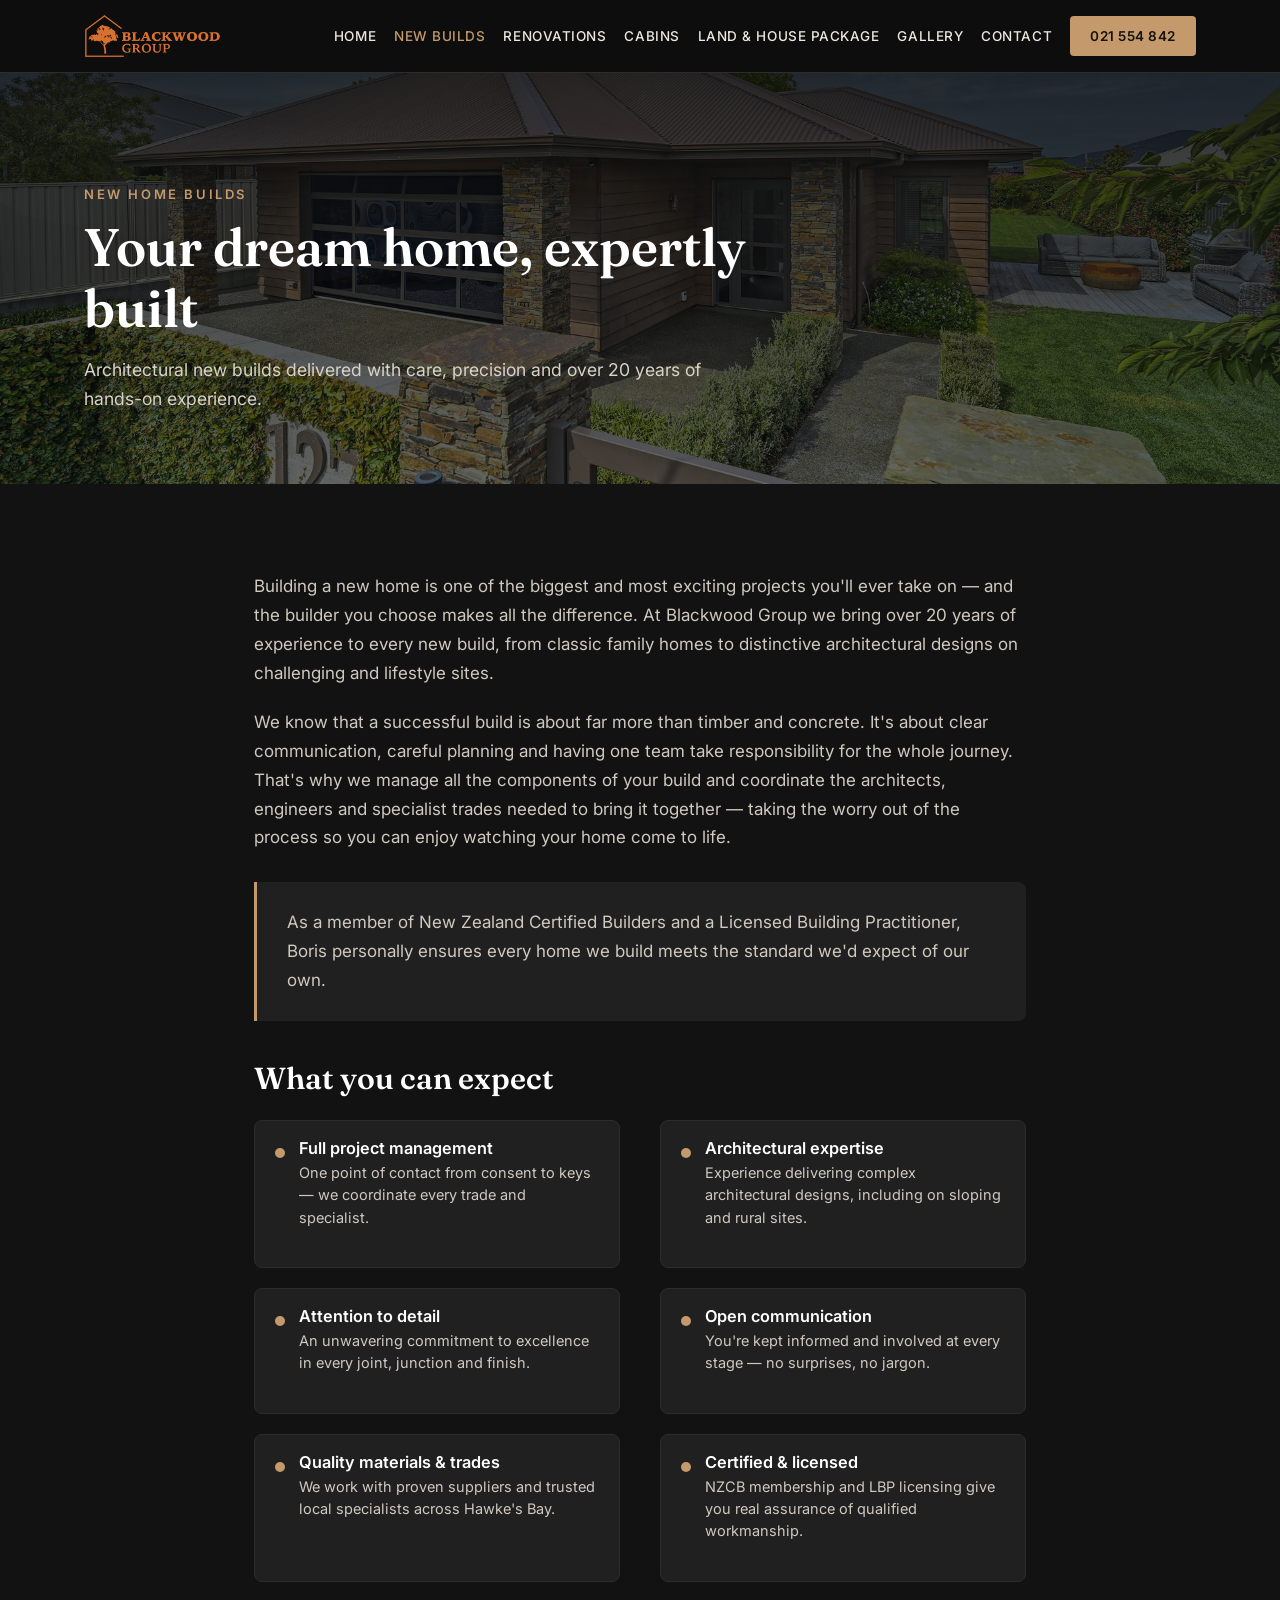
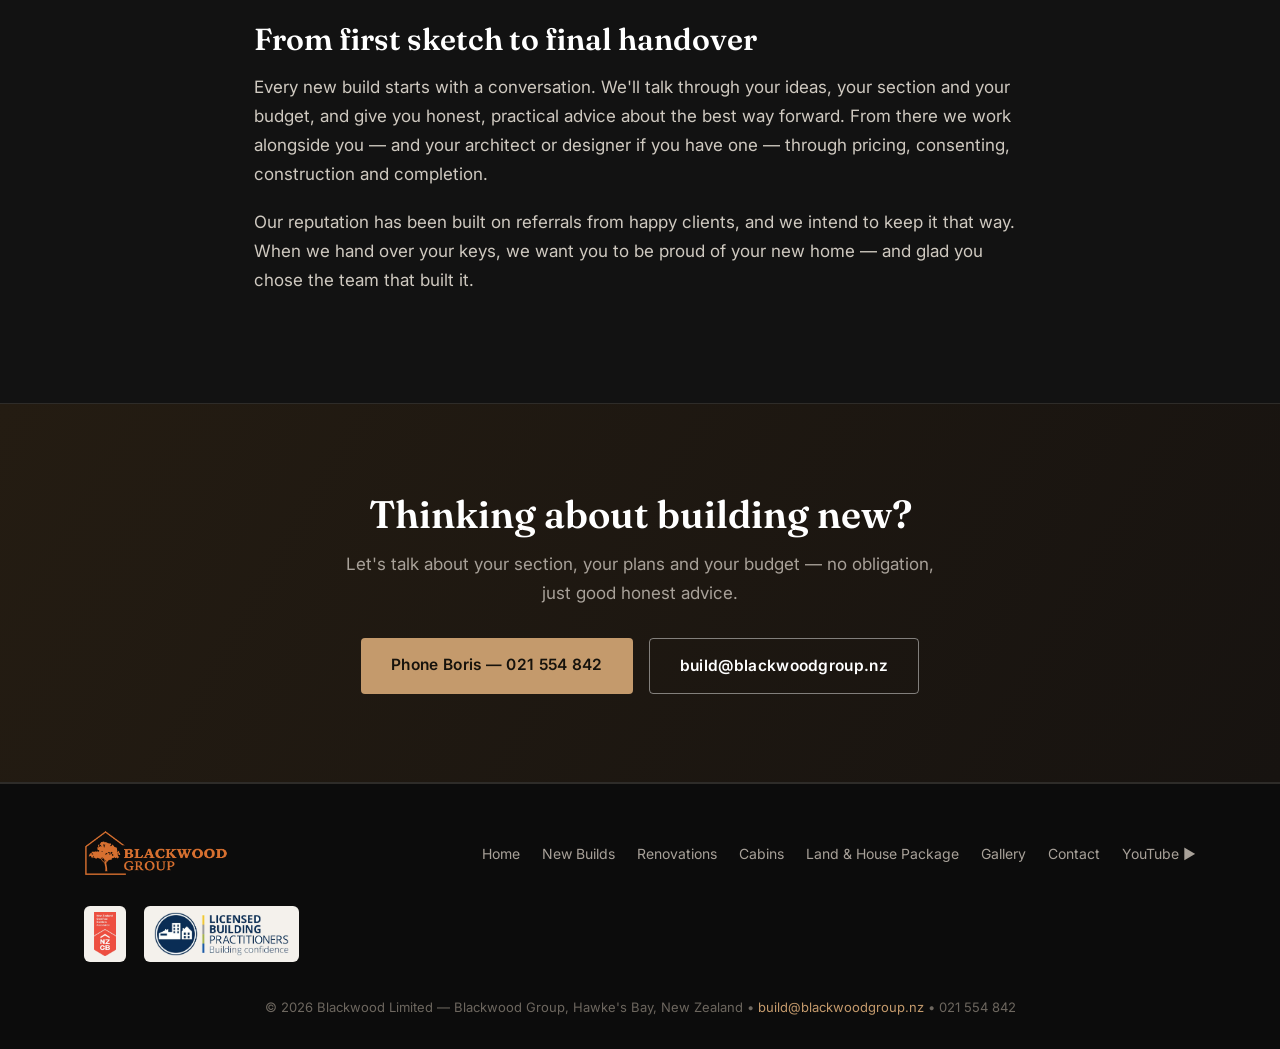
<file: new-builds.html>
<!DOCTYPE html>
<html lang="en-NZ">
<head>
<meta charset="UTF-8">
<meta name="viewport" content="width=device-width, initial-scale=1.0">
<title>New Home Builds | Blackwood Group — Hawke's Bay Builders</title>
<meta name="description" content="Architectural new home builds in Hawke's Bay by Blackwood Group. Over 20 years' experience, full project management, NZCB member and Licensed Building Practitioner. Phone Boris on 021 554 842.">
<link rel="icon" type="image/png" href="assets/blackwood-logo-trans.png">
<link rel="preconnect" href="https://fonts.googleapis.com">
<link rel="preconnect" href="https://fonts.gstatic.com" crossorigin>
<link href="https://fonts.googleapis.com/css2?family=Fraunces:wght@400;600;700&family=Inter:wght@400;500;600&display=swap" rel="stylesheet">
<link rel="stylesheet" href="css/style.css">
</head>
<body>

<header>
  <div class="nav">
    <a class="brand" href="index.html"><img src="assets/blackwood-logo-white.png" alt="Blackwood Group"></a>
    <button class="menu-toggle" aria-label="Menu" onclick="document.querySelector('.nav nav').classList.toggle('open')">
      <span></span><span></span><span></span>
    </button>
    <nav>
      <a href="index.html">Home</a>
      <a href="new-builds.html" class="active">New Builds</a>
      <a href="renovations.html">Renovations</a>
      <a href="cabins.html">Cabins</a>
      <a href="land-and-house-package.html">Land &amp; House Package</a>
      <a href="gallery.html">Gallery</a>
      <a href="index.html#contact">Contact</a>
      <a class="cta" href="tel:+6421554842">021 554 842</a>
    </nav>
  </div>
</header>

<div class="page-hero" style="background-image:url('assets/new-builds-hero.jpg')">
  <div class="wrap">
    <div class="kicker">New Home Builds</div>
    <h1>Your dream home, expertly built</h1>
    <p>Architectural new builds delivered with care, precision and over 20 years of hands-on experience.</p>
  </div>
</div>

<section>
  <div class="wrap prose" style="max-width:820px">
    <p>Building a new home is one of the biggest and most exciting projects you'll ever take on — and the builder you choose makes all the difference. At Blackwood Group we bring over 20 years of experience to every new build, from classic family homes to distinctive architectural designs on challenging and lifestyle sites.</p>

    <p>We know that a successful build is about far more than timber and concrete. It's about clear communication, careful planning and having one team take responsibility for the whole journey. That's why we manage all the components of your build and coordinate the architects, engineers and specialist trades needed to bring it together — taking the worry out of the process so you can enjoy watching your home come to life.</p>

    <div class="highlight-box">
      <p>As a member of New Zealand Certified Builders and a Licensed Building Practitioner, Boris personally ensures every home we build meets the standard we'd expect of our own.</p>
    </div>

    <h2>What you can expect</h2>
    <div class="feature-list">
      <div class="feature"><div class="dot"></div><div><h4>Full project management</h4><p>One point of contact from consent to keys — we coordinate every trade and specialist.</p></div></div>
      <div class="feature"><div class="dot"></div><div><h4>Architectural expertise</h4><p>Experience delivering complex architectural designs, including on sloping and rural sites.</p></div></div>
      <div class="feature"><div class="dot"></div><div><h4>Attention to detail</h4><p>An unwavering commitment to excellence in every joint, junction and finish.</p></div></div>
      <div class="feature"><div class="dot"></div><div><h4>Open communication</h4><p>You're kept informed and involved at every stage — no surprises, no jargon.</p></div></div>
      <div class="feature"><div class="dot"></div><div><h4>Quality materials &amp; trades</h4><p>We work with proven suppliers and trusted local specialists across Hawke's Bay.</p></div></div>
      <div class="feature"><div class="dot"></div><div><h4>Certified &amp; licensed</h4><p>NZCB membership and LBP licensing give you real assurance of qualified workmanship.</p></div></div>
    </div>

    <h2>From first sketch to final handover</h2>
    <p>Every new build starts with a conversation. We'll talk through your ideas, your section and your budget, and give you honest, practical advice about the best way forward. From there we work alongside you — and your architect or designer if you have one — through pricing, consenting, construction and completion.</p>

    <p>Our reputation has been built on referrals from happy clients, and we intend to keep it that way. When we hand over your keys, we want you to be proud of your new home — and glad you chose the team that built it.</p>
  </div>
</section>

<section class="cta-band">
  <div class="wrap">
    <h2>Thinking about building new?</h2>
    <p>Let's talk about your section, your plans and your budget — no obligation, just good honest advice.</p>
    <div class="btn-row" style="justify-content:center">
      <a class="btn btn-solid" href="tel:+6421554842">Phone Boris — 021 554 842</a>
      <a class="btn btn-ghost" href="mailto:build@blackwoodgroup.nz">build@blackwoodgroup.nz</a>
    </div>
  </div>
</section>

<footer>
  <div class="wrap">
    <div class="foot">
      <img src="assets/blackwood-logo-white.png" alt="Blackwood Group">
      <nav>
        <a href="index.html">Home</a>
        <a href="new-builds.html">New Builds</a>
        <a href="renovations.html">Renovations</a>
        <a href="cabins.html">Cabins</a>
        <a href="land-and-house-package.html">Land &amp; House Package</a>
        <a href="gallery.html">Gallery</a>
        <a href="index.html#contact">Contact</a>
        <a class="yt-link" href="https://youtube.com/@blackwoodgroupnz" target="_blank" rel="noopener">YouTube &#9654;</a>
      </nav>
      <div class="foot-badges">
        <a href="https://www.nzcb.nz/businesses/60190/" target="_blank" rel="noopener"><img src="assets/nzcb-logo.png" alt="NZCB member"></a>
        <img src="assets/lbp-logo.png" alt="Licensed Building Practitioner">
      </div>
    </div>
    <div class="copyright">&copy; 2026 Blackwood Limited &mdash; Blackwood Group, Hawke's Bay, New Zealand &bull; <a href="mailto:build@blackwoodgroup.nz">build@blackwoodgroup.nz</a> &bull; 021 554 842</div>
  </div>
</footer>

</body>
</html>
</file>
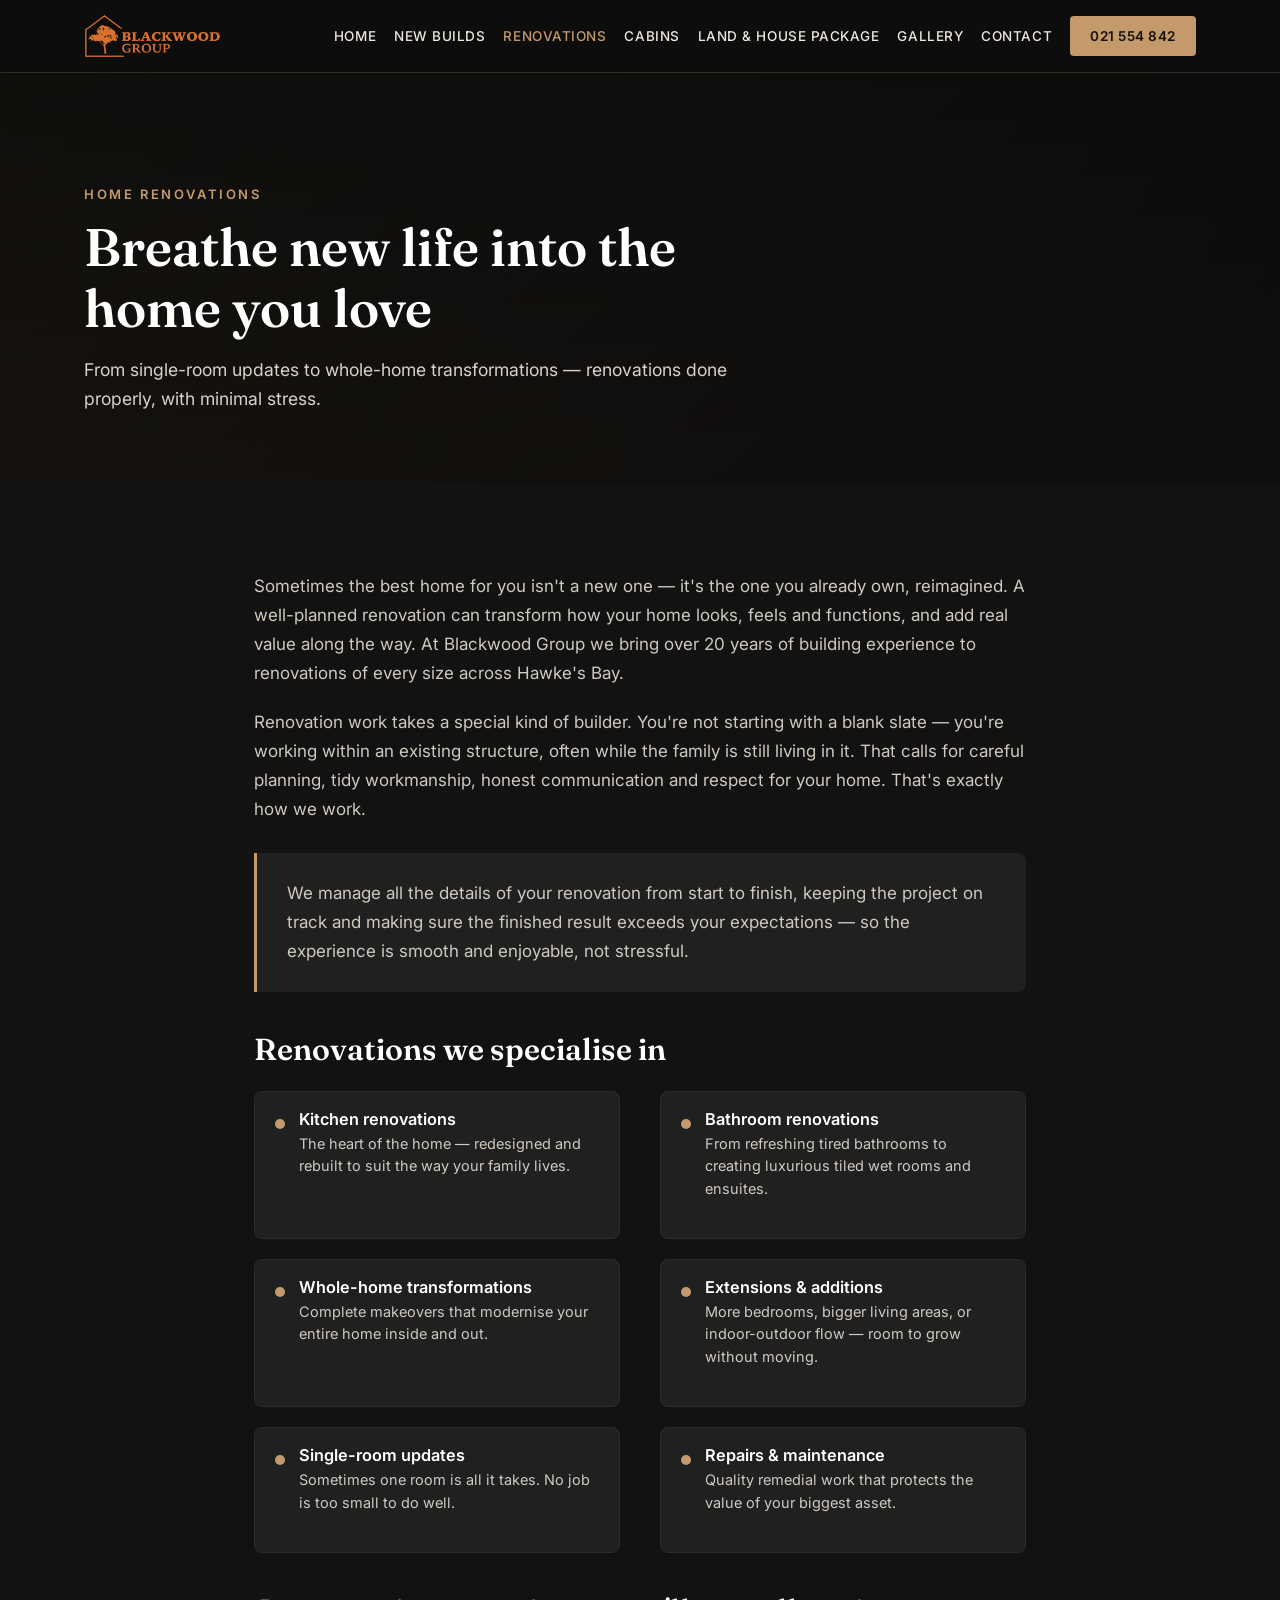
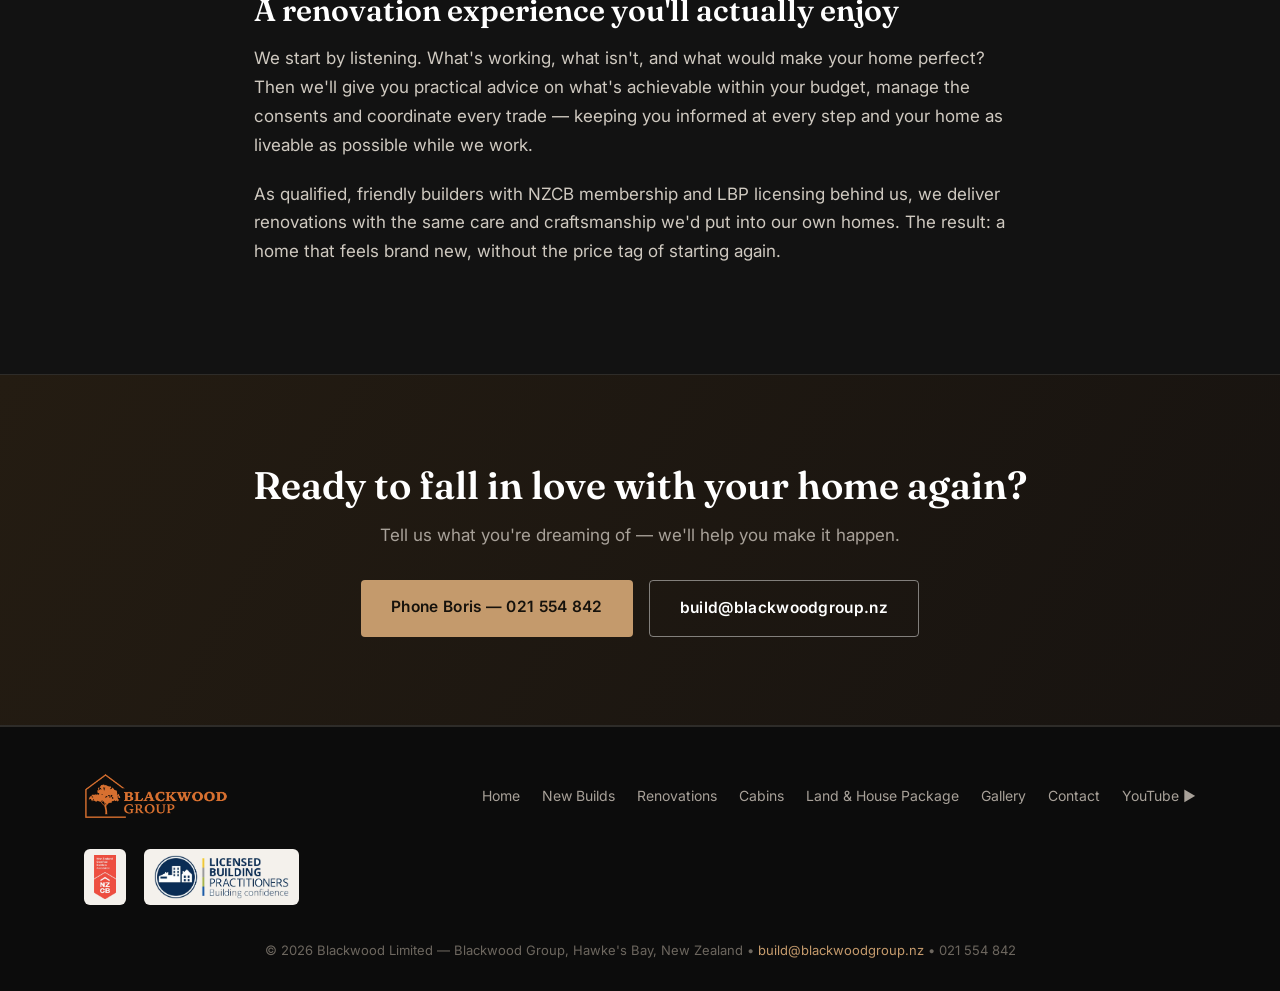
<file: renovations.html>
<!DOCTYPE html>
<html lang="en-NZ">
<head>
<meta charset="UTF-8">
<meta name="viewport" content="width=device-width, initial-scale=1.0">
<title>Home Renovations | Blackwood Group — Hawke's Bay Builders</title>
<meta name="description" content="Home renovations in Hawke's Bay by Blackwood Group — kitchens, bathrooms, extensions and whole-home transformations. Over 20 years' experience. Phone Boris on 021 554 842.">
<link rel="icon" type="image/png" href="assets/blackwood-logo-trans.png">
<link rel="preconnect" href="https://fonts.googleapis.com">
<link rel="preconnect" href="https://fonts.gstatic.com" crossorigin>
<link href="https://fonts.googleapis.com/css2?family=Fraunces:wght@400;600;700&family=Inter:wght@400;500;600&display=swap" rel="stylesheet">
<link rel="stylesheet" href="css/style.css">
</head>
<body>

<header>
  <div class="nav">
    <a class="brand" href="index.html"><img src="assets/blackwood-logo-white.png" alt="Blackwood Group"></a>
    <button class="menu-toggle" aria-label="Menu" onclick="document.querySelector('.nav nav').classList.toggle('open')">
      <span></span><span></span><span></span>
    </button>
    <nav>
      <a href="index.html">Home</a>
      <a href="new-builds.html">New Builds</a>
      <a href="renovations.html" class="active">Renovations</a>
      <a href="cabins.html">Cabins</a>
      <a href="land-and-house-package.html">Land &amp; House Package</a>
      <a href="gallery.html">Gallery</a>
      <a href="index.html#contact">Contact</a>
      <a class="cta" href="tel:+6421554842">021 554 842</a>
    </nav>
  </div>
</header>

<div class="page-hero" style="background-image:linear-gradient(140deg,#2c2318,#151210)">
  <div class="wrap">
    <div class="kicker">Home Renovations</div>
    <h1>Breathe new life into the home you love</h1>
    <p>From single-room updates to whole-home transformations — renovations done properly, with minimal stress.</p>
  </div>
</div>

<section>
  <div class="wrap prose" style="max-width:820px">
    <p>Sometimes the best home for you isn't a new one — it's the one you already own, reimagined. A well-planned renovation can transform how your home looks, feels and functions, and add real value along the way. At Blackwood Group we bring over 20 years of building experience to renovations of every size across Hawke's Bay.</p>

    <p>Renovation work takes a special kind of builder. You're not starting with a blank slate — you're working within an existing structure, often while the family is still living in it. That calls for careful planning, tidy workmanship, honest communication and respect for your home. That's exactly how we work.</p>

    <div class="highlight-box">
      <p>We manage all the details of your renovation from start to finish, keeping the project on track and making sure the finished result exceeds your expectations — so the experience is smooth and enjoyable, not stressful.</p>
    </div>

    <h2>Renovations we specialise in</h2>
    <div class="feature-list">
      <div class="feature"><div class="dot"></div><div><h4>Kitchen renovations</h4><p>The heart of the home — redesigned and rebuilt to suit the way your family lives.</p></div></div>
      <div class="feature"><div class="dot"></div><div><h4>Bathroom renovations</h4><p>From refreshing tired bathrooms to creating luxurious tiled wet rooms and ensuites.</p></div></div>
      <div class="feature"><div class="dot"></div><div><h4>Whole-home transformations</h4><p>Complete makeovers that modernise your entire home inside and out.</p></div></div>
      <div class="feature"><div class="dot"></div><div><h4>Extensions &amp; additions</h4><p>More bedrooms, bigger living areas, or indoor-outdoor flow — room to grow without moving.</p></div></div>
      <div class="feature"><div class="dot"></div><div><h4>Single-room updates</h4><p>Sometimes one room is all it takes. No job is too small to do well.</p></div></div>
      <div class="feature"><div class="dot"></div><div><h4>Repairs &amp; maintenance</h4><p>Quality remedial work that protects the value of your biggest asset.</p></div></div>
    </div>

    <h2>A renovation experience you'll actually enjoy</h2>
    <p>We start by listening. What's working, what isn't, and what would make your home perfect? Then we'll give you practical advice on what's achievable within your budget, manage the consents and coordinate every trade — keeping you informed at every step and your home as liveable as possible while we work.</p>

    <p>As qualified, friendly builders with NZCB membership and LBP licensing behind us, we deliver renovations with the same care and craftsmanship we'd put into our own homes. The result: a home that feels brand new, without the price tag of starting again.</p>
  </div>
</section>

<section class="cta-band">
  <div class="wrap">
    <h2>Ready to fall in love with your home again?</h2>
    <p>Tell us what you're dreaming of — we'll help you make it happen.</p>
    <div class="btn-row" style="justify-content:center">
      <a class="btn btn-solid" href="tel:+6421554842">Phone Boris — 021 554 842</a>
      <a class="btn btn-ghost" href="mailto:build@blackwoodgroup.nz">build@blackwoodgroup.nz</a>
    </div>
  </div>
</section>

<footer>
  <div class="wrap">
    <div class="foot">
      <img src="assets/blackwood-logo-white.png" alt="Blackwood Group">
      <nav>
        <a href="index.html">Home</a>
        <a href="new-builds.html">New Builds</a>
        <a href="renovations.html">Renovations</a>
        <a href="cabins.html">Cabins</a>
        <a href="land-and-house-package.html">Land &amp; House Package</a>
        <a href="gallery.html">Gallery</a>
        <a href="index.html#contact">Contact</a>
        <a class="yt-link" href="https://youtube.com/@blackwoodgroupnz" target="_blank" rel="noopener">YouTube &#9654;</a>
      </nav>
      <div class="foot-badges">
        <a href="https://www.nzcb.nz/businesses/60190/" target="_blank" rel="noopener"><img src="assets/nzcb-logo.png" alt="NZCB member"></a>
        <img src="assets/lbp-logo.png" alt="Licensed Building Practitioner">
      </div>
    </div>
    <div class="copyright">&copy; 2026 Blackwood Limited &mdash; Blackwood Group, Hawke's Bay, New Zealand &bull; <a href="mailto:build@blackwoodgroup.nz">build@blackwoodgroup.nz</a> &bull; 021 554 842</div>
  </div>
</footer>

</body>
</html>
</file>
<file: css/style.css>
/* ============================================================
   Blackwood Group — www.blackwoodgroup.nz
   ============================================================ */

:root {
  --ink: #121212;
  --panel: #181818;
  --card: #202020;
  --line: #2e2c29;
  --text: #ece7df;
  --muted: #a8a199;
  --accent: #c49a6c;
  --accent-dark: #a67f4e;
  --light: #f4f1ec;
  --maxw: 1160px;
}

* { margin: 0; padding: 0; box-sizing: border-box; }

html { scroll-behavior: smooth; }

body {
  background: var(--ink);
  color: var(--text);
  font-family: 'Inter', -apple-system, BlinkMacSystemFont, 'Segoe UI', sans-serif;
  font-size: 17px;
  line-height: 1.7;
  -webkit-font-smoothing: antialiased;
}

h1, h2, h3, h4 {
  font-family: 'Fraunces', Georgia, serif;
  font-weight: 600;
  line-height: 1.15;
  color: #fff;
}

img { max-width: 100%; display: block; }

a { color: var(--accent); text-decoration: none; }
a:hover { color: #d9b488; }

.wrap { max-width: var(--maxw); margin: 0 auto; padding: 0 24px; }

/* ---------- Header ---------- */
header {
  position: sticky;
  top: 0;
  z-index: 50;
  background: rgba(14, 14, 14, 0.92);
  backdrop-filter: blur(10px);
  border-bottom: 1px solid var(--line);
}

.nav {
  display: flex;
  align-items: center;
  justify-content: space-between;
  padding: 14px 24px;
  max-width: var(--maxw);
  margin: 0 auto;
}

.nav .brand { flex-shrink: 0; }
.nav .brand img { height: 44px; width: auto; }

.nav nav { display: flex; gap: 18px; align-items: center; }

.nav nav a {
  color: var(--text);
  white-space: nowrap;
  font-size: 13.5px;
  font-weight: 500;
  letter-spacing: 0.04em;
  text-transform: uppercase;
}

.nav nav a:hover, .nav nav a.active { color: var(--accent); }

.nav .cta {
  background: var(--accent);
  color: #16120c;
  padding: 9px 20px;
  border-radius: 4px;
  font-weight: 600;
}

.nav .cta:hover { background: #d9b488; color: #16120c; }

.menu-toggle { display: none; background: none; border: none; cursor: pointer; }
.menu-toggle span { display: block; width: 26px; height: 2px; background: var(--text); margin: 6px 0; }

/* ---------- Hero ---------- */
.hero {
  position: relative;
  min-height: 78vh;
  display: flex;
  align-items: center;
  background-size: cover;
  background-position: center 65%;
}

.hero::after {
  content: '';
  position: absolute;
  inset: 0;
  background: linear-gradient(100deg, rgba(10,10,10,0.87) 0%, rgba(10,10,10,0.55) 55%, rgba(10,10,10,0.25) 100%);
}

.hero .wrap { position: relative; z-index: 2; padding-top: 80px; padding-bottom: 80px; }

.hero .kicker {
  color: var(--accent);
  text-transform: uppercase;
  letter-spacing: 0.22em;
  font-size: 13px;
  font-weight: 600;
  margin-bottom: 18px;
}

.hero h1 { font-size: clamp(2.4rem, 5.4vw, 4rem); max-width: 15ch; margin-bottom: 22px; }

.hero p.lead { font-size: 1.15rem; max-width: 52ch; color: #d8d2c9; margin-bottom: 34px; }

.btn-row { display: flex; gap: 16px; flex-wrap: wrap; }

.btn {
  display: inline-block;
  padding: 14px 30px;
  border-radius: 4px;
  font-weight: 600;
  font-size: 15.5px;
  letter-spacing: 0.02em;
}

.btn-solid { background: var(--accent); color: #16120c; }
.btn-solid:hover { background: #d9b488; color: #16120c; }

.btn-ghost { border: 1px solid rgba(255,255,255,0.45); color: #fff; }
.btn-ghost:hover { border-color: var(--accent); color: var(--accent); }

/* ---------- Sections ---------- */
section { padding: 88px 0; }

.section-head { max-width: 640px; margin-bottom: 52px; }

.section-head .kicker {
  color: var(--accent);
  text-transform: uppercase;
  letter-spacing: 0.2em;
  font-size: 12.5px;
  font-weight: 600;
  margin-bottom: 12px;
}

.section-head h2 { font-size: clamp(1.8rem, 3.6vw, 2.6rem); margin-bottom: 16px; }
.section-head p { color: var(--muted); }

.center { text-align: center; }
.center .section-head { margin-left: auto; margin-right: auto; }

/* ---------- Cards ---------- */
.grid-3 { display: grid; grid-template-columns: repeat(3, 1fr); gap: 26px; }
.grid-2 { display: grid; grid-template-columns: repeat(2, 1fr); gap: 26px; }

.card {
  background: var(--card);
  border: 1px solid var(--line);
  border-radius: 8px;
  overflow: hidden;
  display: flex;
  flex-direction: column;
  transition: transform 0.25s ease, border-color 0.25s ease;
}

.card:hover { transform: translateY(-4px); border-color: var(--accent-dark); }

.card .card-img { height: 210px; background-size: cover; background-position: center; }

.card .card-body { padding: 28px; flex: 1; display: flex; flex-direction: column; }

.card h3 { font-size: 1.35rem; margin-bottom: 12px; }
.card p { color: var(--muted); font-size: 15.5px; flex: 1; }
.card .more { margin-top: 18px; font-weight: 600; font-size: 14.5px; text-transform: uppercase; letter-spacing: 0.06em; }

/* ---------- Feature list ---------- */
.feature-list { display: grid; grid-template-columns: repeat(2, 1fr); gap: 20px 40px; margin-top: 24px; }

.feature {
  display: flex;
  gap: 14px;
  align-items: flex-start;
  padding: 18px 20px;
  background: var(--card);
  border: 1px solid var(--line);
  border-radius: 8px;
}

.feature .dot {
  flex: 0 0 10px;
  width: 10px; height: 10px;
  border-radius: 50%;
  background: var(--accent);
  margin-top: 9px;
}

.feature h4 { font-size: 1.02rem; font-family: 'Inter', sans-serif; font-weight: 600; margin-bottom: 4px; }
.feature p { color: var(--muted); font-size: 14.5px; line-height: 1.55; }

/* ---------- Split layout ---------- */
.split { display: grid; grid-template-columns: 1.05fr 1fr; gap: 56px; align-items: center; }
.split .img-frame { border-radius: 10px; overflow: hidden; border: 1px solid var(--line); }
.split h2 { font-size: clamp(1.7rem, 3.2vw, 2.4rem); margin-bottom: 18px; }
.split p { color: var(--muted); margin-bottom: 16px; }

/* ---------- Stats ---------- */
.stats { display: grid; grid-template-columns: repeat(4, 1fr); gap: 26px; text-align: center; }
.stat .num { font-family: 'Fraunces', serif; font-size: 2.6rem; color: var(--accent); font-weight: 600; }
.stat .lbl { color: var(--muted); font-size: 14px; text-transform: uppercase; letter-spacing: 0.08em; margin-top: 6px; }

/* ---------- Accreditation strip ---------- */
.accreditation { background: var(--light); color: #2a2a2a; }
.accreditation h2 { color: #1b1b1b; }
.accreditation .section-head p { color: #5c574f; }

.accred-cards { display: flex; gap: 30px; justify-content: center; flex-wrap: wrap; }

.accred-card {
  background: #fff;
  border: 1px solid #e2ddd4;
  border-radius: 10px;
  padding: 34px 40px;
  max-width: 430px;
  flex: 1 1 340px;
  text-align: center;
  transition: box-shadow 0.25s ease;
}

.accred-card:hover { box-shadow: 0 10px 34px rgba(0,0,0,0.12); }

.accred-card img { margin: 0 auto 22px; }
.accred-card img.nzcb { height: 170px; width: auto; }
.accred-card img.lbp { height: 84px; width: auto; }

.accred-card h3 { color: #1b1b1b; font-size: 1.2rem; margin-bottom: 10px; }
.accred-card p { color: #5c574f; font-size: 14.5px; line-height: 1.6; margin-bottom: 16px; }
.accred-card a { color: var(--accent-dark); font-weight: 600; font-size: 14.5px; }
.accred-card a:hover { color: #8a6435; }

/* ---------- Contact ---------- */
.contact { background: var(--panel); border-top: 1px solid var(--line); }

.contact-box {
  display: grid;
  grid-template-columns: 1fr 1fr;
  gap: 40px;
  align-items: center;
}

.contact-items { display: flex; flex-direction: column; gap: 20px; }

.contact-item {
  display: flex;
  align-items: center;
  gap: 18px;
  background: var(--card);
  border: 1px solid var(--line);
  border-radius: 8px;
  padding: 22px 26px;
}

.contact-item .ico {
  flex: 0 0 46px;
  width: 46px; height: 46px;
  border-radius: 50%;
  background: rgba(196,154,108,0.14);
  display: flex; align-items: center; justify-content: center;
  color: var(--accent);
  font-size: 20px;
}

.contact-item .lbl { font-size: 13px; text-transform: uppercase; letter-spacing: 0.08em; color: var(--muted); }
.contact-item .val { font-size: 1.15rem; font-weight: 600; color: #fff; }
.contact-item .val a { color: #fff; }
.contact-item .val a:hover { color: var(--accent); }

/* ---------- Footer ---------- */
footer { background: #0c0c0c; border-top: 1px solid var(--line); padding: 46px 0 30px; }

.foot {
  display: flex;
  justify-content: space-between;
  align-items: center;
  gap: 30px;
  flex-wrap: wrap;
}

.foot img { height: 46px; width: auto; }

.foot nav { display: flex; gap: 22px; flex-wrap: wrap; }
.foot nav a { color: var(--muted); font-size: 14px; }
.foot nav a:hover { color: var(--accent); }

.foot-badges { display: flex; gap: 18px; align-items: center; }
.foot-badges img { height: 56px; width: auto; background: #f4f1ec; padding: 6px 10px; border-radius: 6px; }

.copyright { text-align: center; color: #6d675f; font-size: 13px; margin-top: 34px; }

/* ---------- Page hero (inner pages) ---------- */
.page-hero {
  position: relative;
  padding: 110px 0 70px;
  background-size: cover;
  background-position: center;
  background-color: var(--panel);
}

.page-hero::after {
  content: '';
  position: absolute; inset: 0;
  background: linear-gradient(180deg, rgba(10,10,10,0.82), rgba(10,10,10,0.62));
}

.page-hero .wrap { position: relative; z-index: 2; }
.page-hero .kicker { color: var(--accent); text-transform: uppercase; letter-spacing: 0.2em; font-size: 13px; font-weight: 600; margin-bottom: 12px; }
.page-hero h1 { font-size: clamp(2.1rem, 4.6vw, 3.3rem); max-width: 20ch; }
.page-hero p { color: #d8d2c9; max-width: 60ch; margin-top: 16px; font-size: 1.1rem; }

/* ---------- Prose ---------- */
.prose p { margin-bottom: 20px; color: #cfc9c0; }
.prose h2 { font-size: 1.9rem; margin: 40px 0 16px; }
.prose h3 { font-size: 1.35rem; margin: 32px 0 12px; }

.highlight-box {
  background: var(--card);
  border-left: 3px solid var(--accent);
  border-radius: 0 8px 8px 0;
  padding: 26px 30px;
  margin: 30px 0;
}
.highlight-box p { margin-bottom: 0; }

/* ---------- CTA band ---------- */
.cta-band {
  background: linear-gradient(120deg, #241c12, #171310);
  border-top: 1px solid var(--line);
  border-bottom: 1px solid var(--line);
  text-align: center;
}
.cta-band h2 { font-size: clamp(1.7rem, 3.4vw, 2.4rem); margin-bottom: 14px; }
.cta-band p { color: var(--muted); max-width: 54ch; margin: 0 auto 30px; }

/* ---------- Package specs ---------- */
.specs { display: grid; grid-template-columns: repeat(3, 1fr); gap: 20px; margin: 36px 0; }
.spec {
  background: var(--card);
  border: 1px solid var(--line);
  border-radius: 8px;
  padding: 22px;
  text-align: center;
}
.spec .num { font-family: 'Fraunces', serif; font-size: 1.7rem; color: var(--accent); font-weight: 600; }
.spec .lbl { color: var(--muted); font-size: 13.5px; text-transform: uppercase; letter-spacing: 0.06em; margin-top: 4px; }

.price-tag {
  display: inline-block;
  background: rgba(196,154,108,0.13);
  border: 1px solid var(--accent-dark);
  color: var(--accent);
  border-radius: 4px;
  padding: 10px 22px;
  font-weight: 600;
  letter-spacing: 0.05em;
  text-transform: uppercase;
  font-size: 14.5px;
}

/* ---------- Responsive ---------- */
@media (max-width: 900px) {
  .grid-3, .grid-2, .feature-list, .contact-box, .specs { grid-template-columns: 1fr 1fr; }
  .split { grid-template-columns: 1fr; gap: 34px; }
  .stats { grid-template-columns: repeat(2, 1fr); }
}

@media (max-width: 680px) {
  .nav nav {
    display: none;
    position: absolute;
    top: 100%;
    left: 0; right: 0;
    background: #101010;
    border-bottom: 1px solid var(--line);
    flex-direction: column;
    padding: 20px 24px;
    gap: 18px;
  }
  .nav nav.open { display: flex; }
  .menu-toggle { display: block; }
  .grid-3, .grid-2, .feature-list, .contact-box, .specs { grid-template-columns: 1fr; }
  section { padding: 60px 0; }
  .hero { min-height: 64vh; }
}

/* ---------- 4-up services grid ---------- */
.grid-4 { display: grid; grid-template-columns: repeat(4, 1fr); gap: 20px; }
.grid-4 .card .card-img { height: 180px; }
.grid-4 .card .card-body { padding: 24px 22px; }
.grid-4 .card h3 { font-size: 1.2rem; }
.grid-4 .card p { font-size: 14.5px; }
@media (max-width: 1000px) { .grid-4 { grid-template-columns: repeat(2, 1fr); } }
@media (max-width: 560px) { .grid-4 { grid-template-columns: 1fr; } }

/* ---------- 5-up services grid ---------- */
.grid-5 { display: grid; grid-template-columns: repeat(5, 1fr); gap: 16px; }
.grid-5 .card .card-img { height: 160px; }
.grid-5 .card .card-body { padding: 20px 18px; }
.grid-5 .card h3 { font-size: 1.1rem; }
.grid-5 .card p { font-size: 13.5px; line-height: 1.55; }
.grid-5 .card .more { font-size: 13px; }
@media (max-width: 1100px) { .grid-5 { grid-template-columns: repeat(3, 1fr); } }
@media (max-width: 760px) { .grid-5 { grid-template-columns: repeat(2, 1fr); } }
@media (max-width: 520px) { .grid-5 { grid-template-columns: 1fr; } }

/* ---------- Video embeds ---------- */
.video-frame { position: relative; aspect-ratio: 16 / 9; border-radius: 10px; overflow: hidden; border: 1px solid var(--line); margin: 0 0 34px; background: #000; }
.video-frame iframe { position: absolute; inset: 0; width: 100%; height: 100%; border: 0; }
.yt-link { color: var(--muted); }
.yt-link:hover { color: var(--accent); }
</file>
